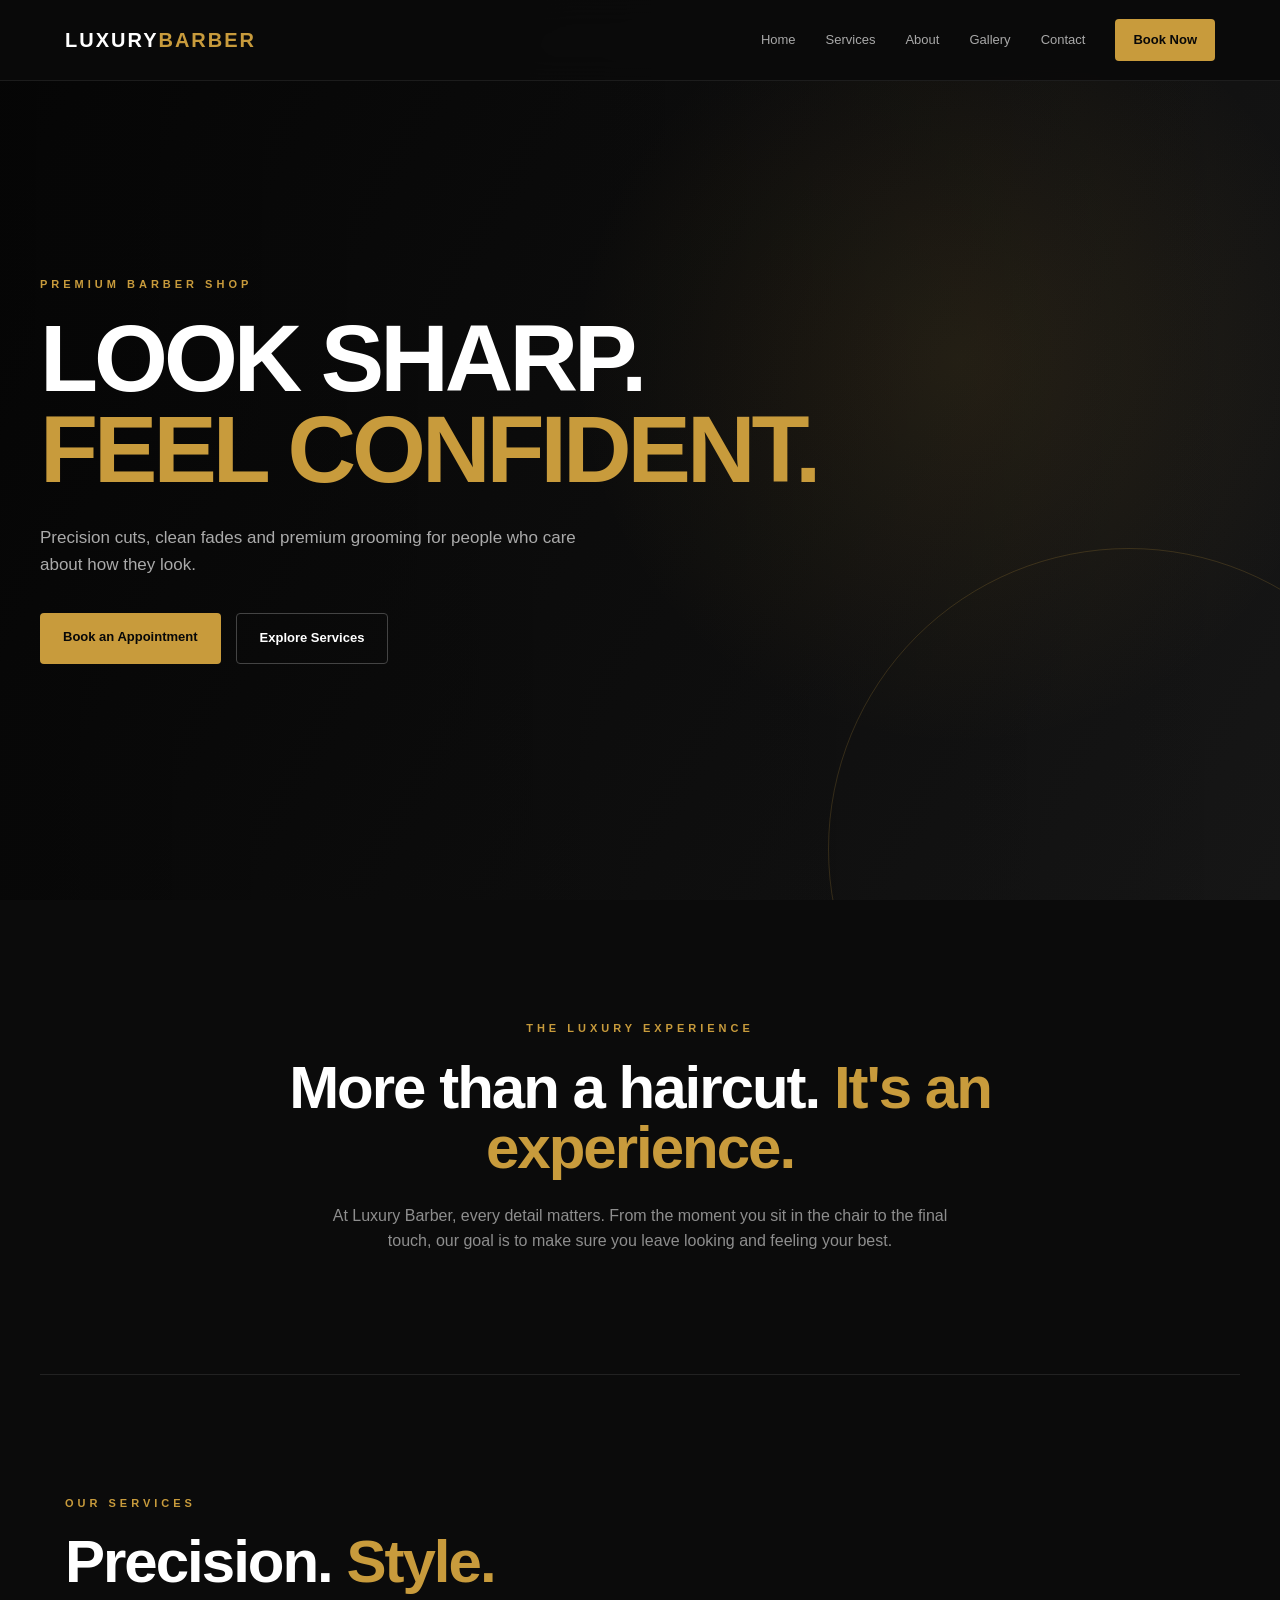
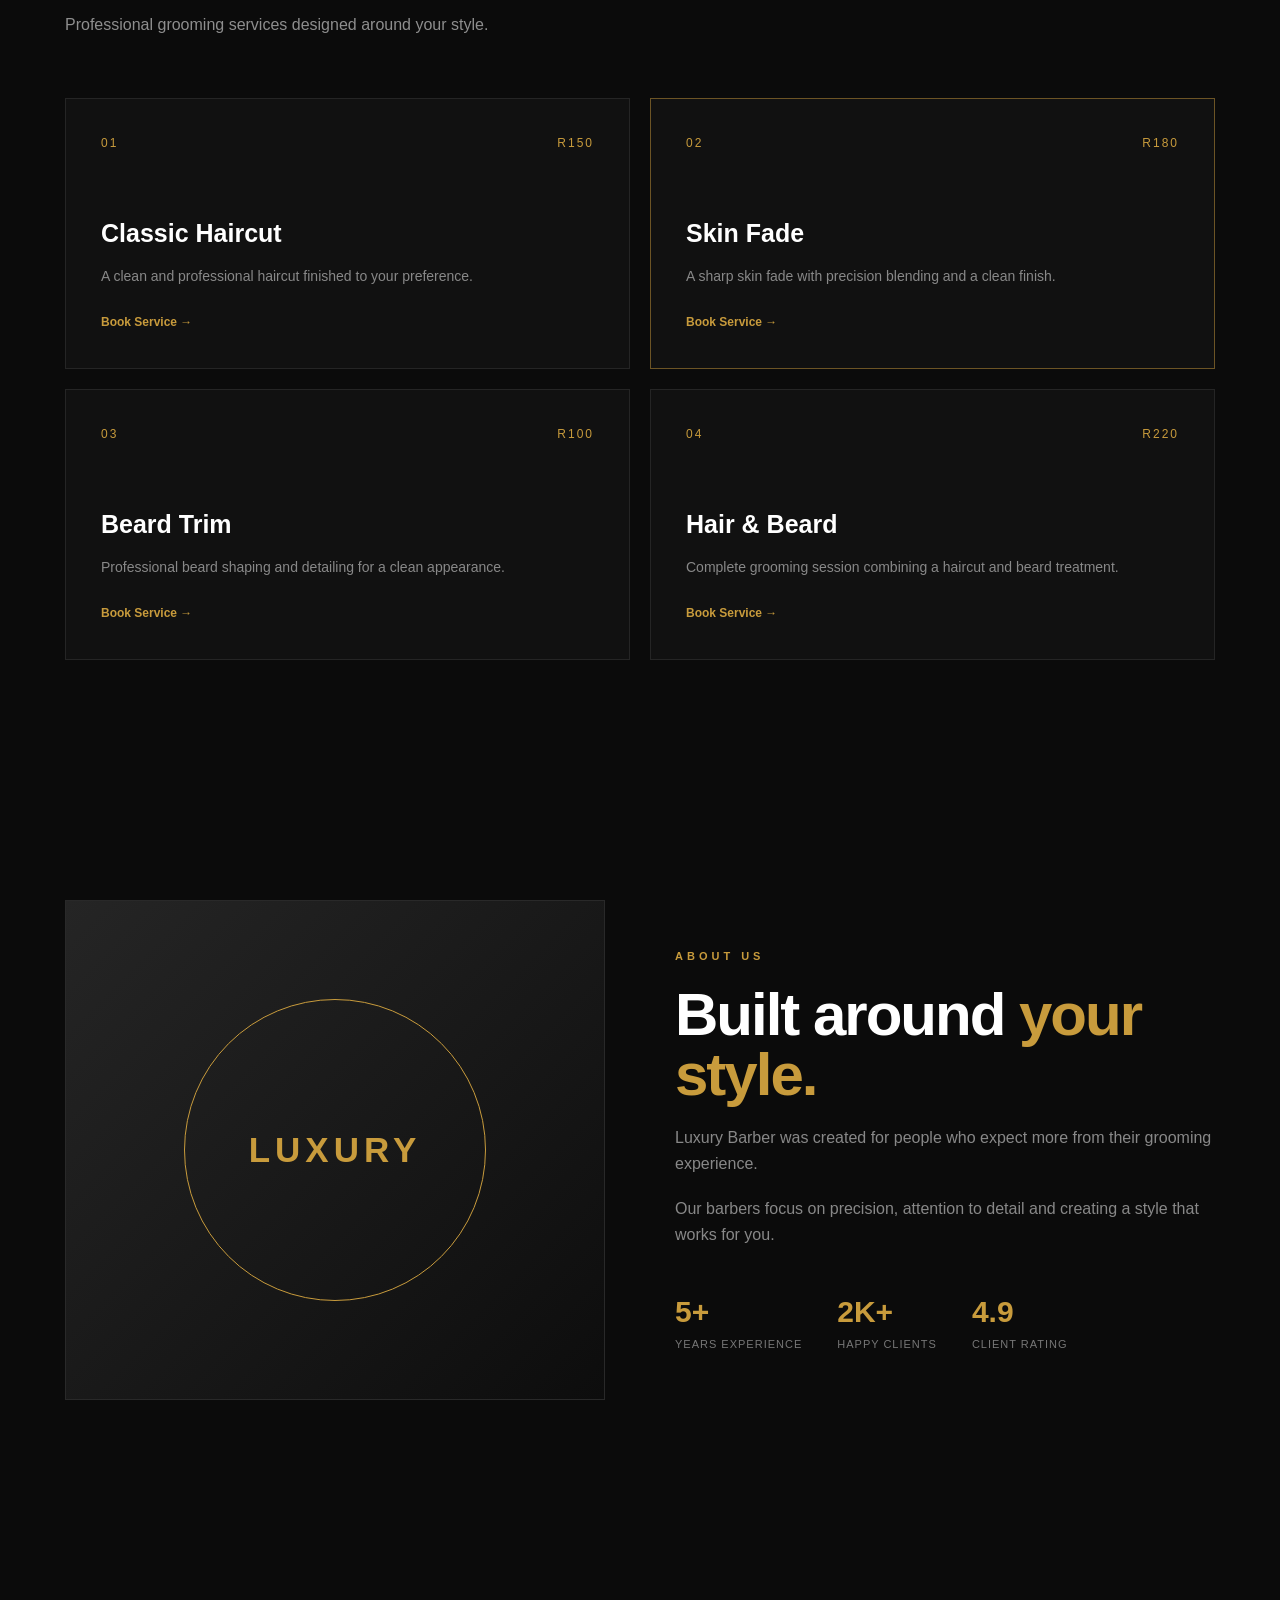
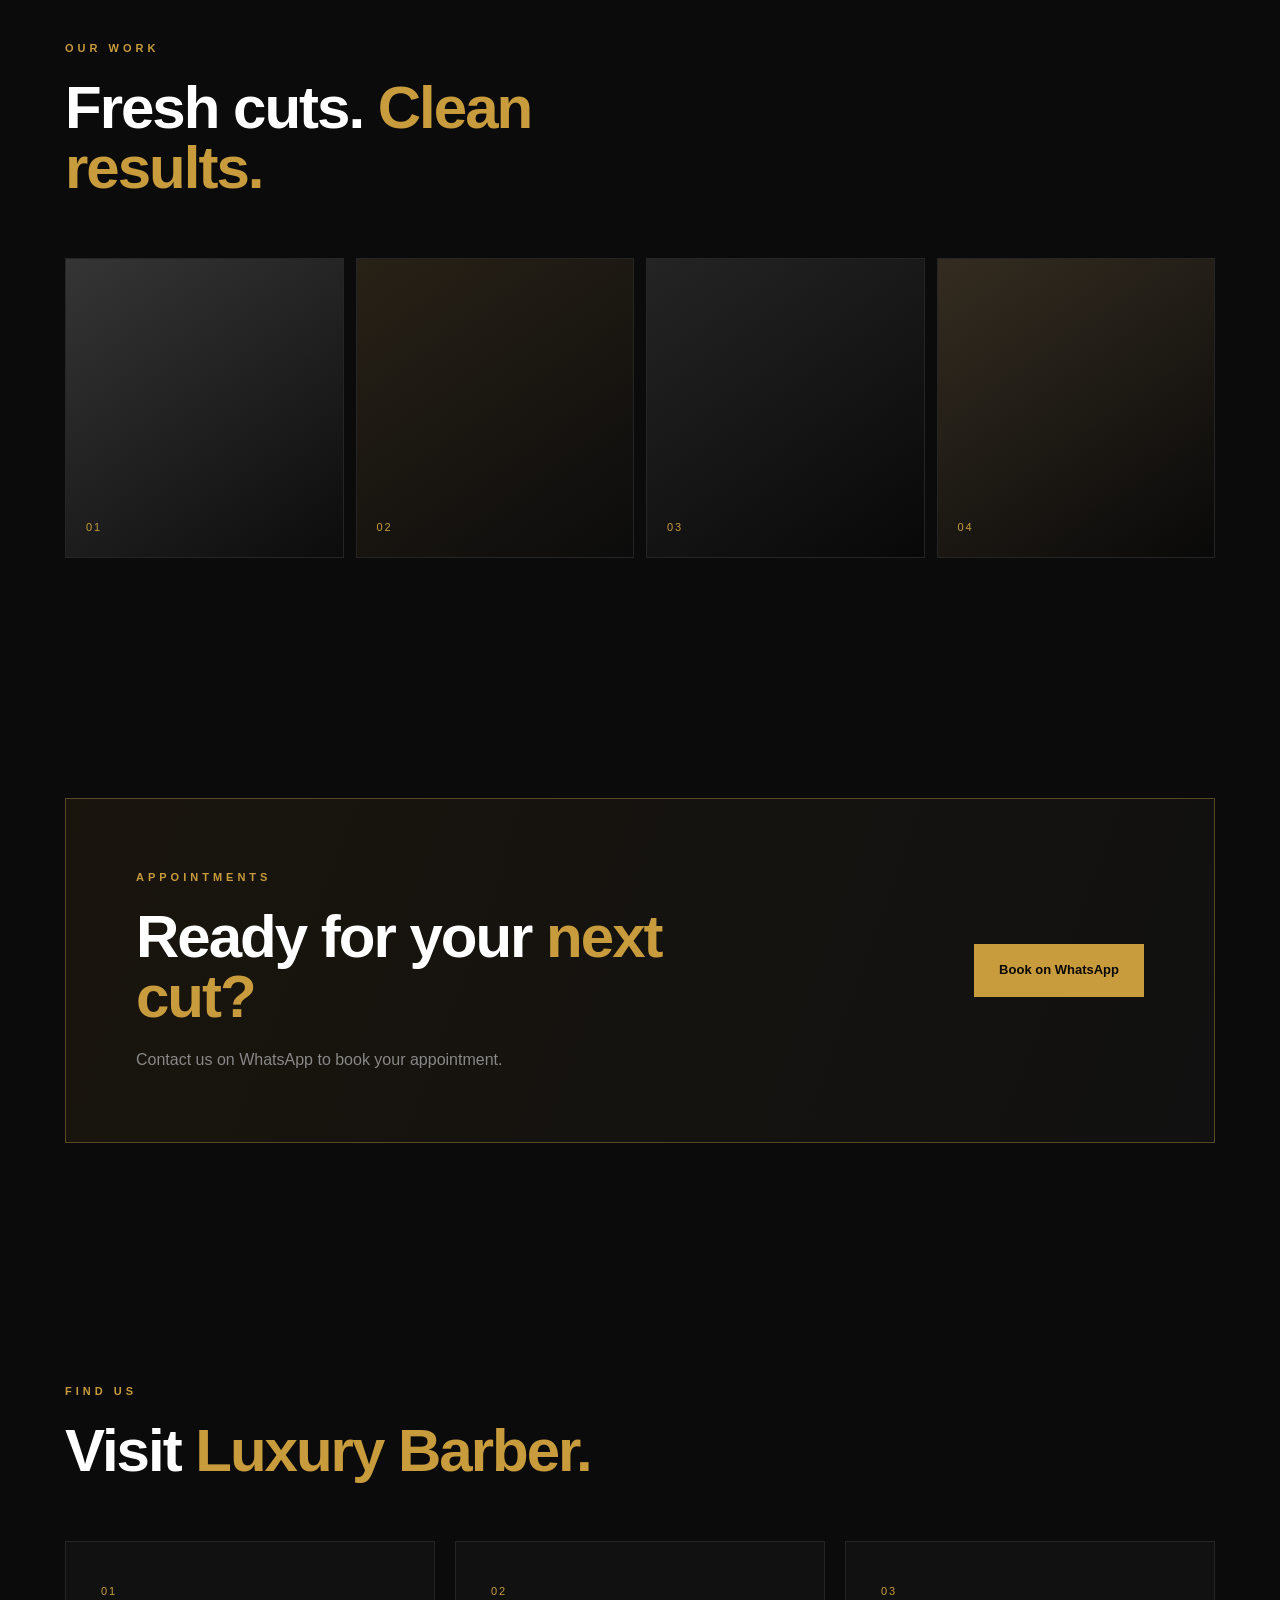
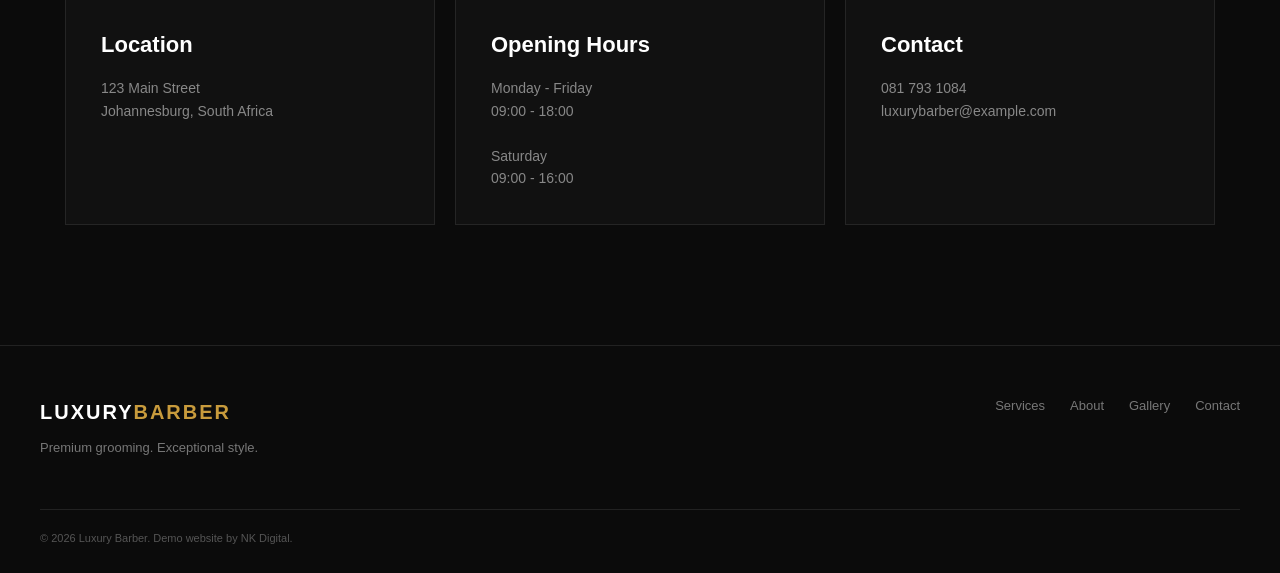
<file: NK-Digital/Projects/Luxury-Barber/index.html>
<!DOCTYPE html>
<html lang="en">
<head>
    <meta charset="UTF-8">
    <meta name="viewport" content="width=device-width, initial-scale=1.0">

    <title>Luxury Barber | Premium Grooming</title>

    <meta
        name="description"
        content="Luxury Barber - Premium haircuts, grooming and barber services."
    >

    <link rel="stylesheet" href="style.css">
</head>

<body>

    <!-- NAVIGATION -->

    <header>

        <nav class="navbar">

            <a href="#home" class="logo">
                LUXURY<span>BARBER</span>
            </a>

            <div class="nav-links">

                <a href="#home">Home</a>
                <a href="#services">Services</a>
                <a href="#about">About</a>
                <a href="#gallery">Gallery</a>
                <a href="#contact">Contact</a>

                <a href="#booking" class="nav-button">
                    Book Now
                </a>

            </div>

            <button
                class="menu-button"
                onclick="toggleMenu()"
                aria-label="Open navigation"
            >
                ☰
            </button>

        </nav>

    </header>


    <!-- HERO -->

    <main>

        <section id="home" class="hero">

            <div class="hero-overlay"></div>

            <div class="hero-content">

                <p class="hero-small">
                    PREMIUM BARBER SHOP
                </p>

                <h1>
                    LOOK SHARP.
                    <br>
                    <span>FEEL CONFIDENT.</span>
                </h1>

                <p class="hero-description">
                    Precision cuts, clean fades and premium grooming
                    for people who care about how they look.
                </p>

                <div class="hero-buttons">

                    <a
                        href="#booking"
                        class="primary-button"
                    >
                        Book an Appointment
                    </a>

                    <a
                        href="#services"
                        class="secondary-button"
                    >
                        Explore Services
                    </a>

                </div>

            </div>

        </section>


        <!-- INTRO -->

        <section class="intro section">

            <div class="intro-content">

                <p class="section-label">
                    THE LUXURY EXPERIENCE
                </p>

                <h2>
                    More than a haircut.
                    <span>It's an experience.</span>
                </h2>

                <p>
                    At Luxury Barber, every detail matters.
                    From the moment you sit in the chair to
                    the final touch, our goal is to make sure
                    you leave looking and feeling your best.
                </p>

            </div>

        </section>


        <!-- SERVICES -->

        <section id="services" class="services section">

            <div class="section-heading">

                <p class="section-label">
                    OUR SERVICES
                </p>

                <h2>
                    Precision.
                    <span>Style.</span>
                </h2>

                <p>
                    Professional grooming services designed
                    around your style.
                </p>

            </div>


            <div class="services-grid">


                <div class="service-card">

                    <div class="service-top">
                        <span>01</span>
                        <span>R150</span>
                    </div>

                    <h3>
                        Classic Haircut
                    </h3>

                    <p>
                        A clean and professional haircut
                        finished to your preference.
                    </p>

                    <a href="#booking">
                        Book Service →
                    </a>

                </div>


                <div class="service-card featured-service">

                    <div class="service-top">
                        <span>02</span>
                        <span>R180</span>
                    </div>

                    <h3>
                        Skin Fade
                    </h3>

                    <p>
                        A sharp skin fade with precision
                        blending and a clean finish.
                    </p>

                    <a href="#booking">
                        Book Service →
                    </a>

                </div>


                <div class="service-card">

                    <div class="service-top">
                        <span>03</span>
                        <span>R100</span>
                    </div>

                    <h3>
                        Beard Trim
                    </h3>

                    <p>
                        Professional beard shaping and
                        detailing for a clean appearance.
                    </p>

                    <a href="#booking">
                        Book Service →
                    </a>

                </div>


                <div class="service-card">

                    <div class="service-top">
                        <span>04</span>
                        <span>R220</span>
                    </div>

                    <h3>
                        Hair & Beard
                    </h3>

                    <p>
                        Complete grooming session combining
                        a haircut and beard treatment.
                    </p>

                    <a href="#booking">
                        Book Service →
                    </a>

                </div>

            </div>

        </section>


        <!-- ABOUT -->

        <section id="about" class="about section">

            <div class="about-image">

                <div class="about-image-text">
                    LUXURY
                </div>

            </div>


            <div class="about-content">

                <p class="section-label">
                    ABOUT US
                </p>

                <h2>
                    Built around
                    <span>your style.</span>
                </h2>

                <p>
                    Luxury Barber was created for people who
                    expect more from their grooming experience.
                </p>

                <p>
                    Our barbers focus on precision, attention
                    to detail and creating a style that works
                    for you.
                </p>

                <div class="stats">

                    <div>
                        <strong>5+</strong>
                        <span>Years Experience</span>
                    </div>

                    <div>
                        <strong>2K+</strong>
                        <span>Happy Clients</span>
                    </div>

                    <div>
                        <strong>4.9</strong>
                        <span>Client Rating</span>
                    </div>

                </div>

            </div>

        </section>


        <!-- GALLERY -->

        <section id="gallery" class="gallery section">

            <div class="section-heading">

                <p class="section-label">
                    OUR WORK
                </p>

                <h2>
                    Fresh cuts.
                    <span>Clean results.</span>
                </h2>

            </div>


            <div class="gallery-grid">

                <div class="gallery-item gallery-one">
                    <span>01</span>
                </div>

                <div class="gallery-item gallery-two">
                    <span>02</span>
                </div>

                <div class="gallery-item gallery-three">
                    <span>03</span>
                </div>

                <div class="gallery-item gallery-four">
                    <span>04</span>
                </div>

            </div>

        </section>


        <!-- BOOKING -->

        <section id="booking" class="booking section">

            <div class="booking-box">

                <div>

                    <p class="section-label">
                        APPOINTMENTS
                    </p>

                    <h2>
                        Ready for your
                        <span>next cut?</span>
                    </h2>

                    <p>
                        Contact us on WhatsApp to book your
                        appointment.
                    </p>

                </div>


                <a
                    href="https://wa.me/27000000000"
                    target="_blank"
                    rel="noopener noreferrer"
                    class="booking-button"
                >
                    Book on WhatsApp
                </a>

            </div>

        </section>


        <!-- CONTACT -->

        <section id="contact" class="contact section">

            <div class="section-heading">

                <p class="section-label">
                    FIND US
                </p>

                <h2>
                    Visit
                    <span>Luxury Barber.</span>
                </h2>

            </div>


            <div class="contact-grid">


                <div class="contact-card">

                    <span class="contact-number">
                        01
                    </span>

                    <h3>
                        Location
                    </h3>

                    <p>
                        123 Main Street
                        <br>
                        Johannesburg, South Africa
                    </p>

                </div>


                <div class="contact-card">

                    <span class="contact-number">
                        02
                    </span>

                    <h3>
                        Opening Hours
                    </h3>

                    <p>
                        Monday - Friday
                        <br>
                        09:00 - 18:00
                        <br><br>
                        Saturday
                        <br>
                        09:00 - 16:00
                    </p>

                </div>


                <div class="contact-card">

                    <span class="contact-number">
                        03
                    </span>

                    <h3>
                        Contact
                    </h3>

                    <p>
                        081 793 1084
                        <br>
                        luxurybarber@example.com
                    </p>

                </div>

            </div>

        </section>

    </main>


    <!-- FOOTER -->

    <footer>

        <div class="footer-content">

            <div>

                <a href="#home" class="logo">
                    LUXURY<span>BARBER</span>
                </a>

                <p>
                    Premium grooming. Exceptional style.
                </p>

            </div>


            <div class="footer-links">

                <a href="#services">
                    Services
                </a>

                <a href="#about">
                    About
                </a>

                <a href="#gallery">
                    Gallery
                </a>

                <a href="#contact">
                    Contact
                </a>

            </div>

        </div>


        <div class="copyright">
            © 2026 Luxury Barber. Demo website by NK Digital.
        </div>

    </footer>


    <script src="script.js"></script>

</body>
</html>
</file>
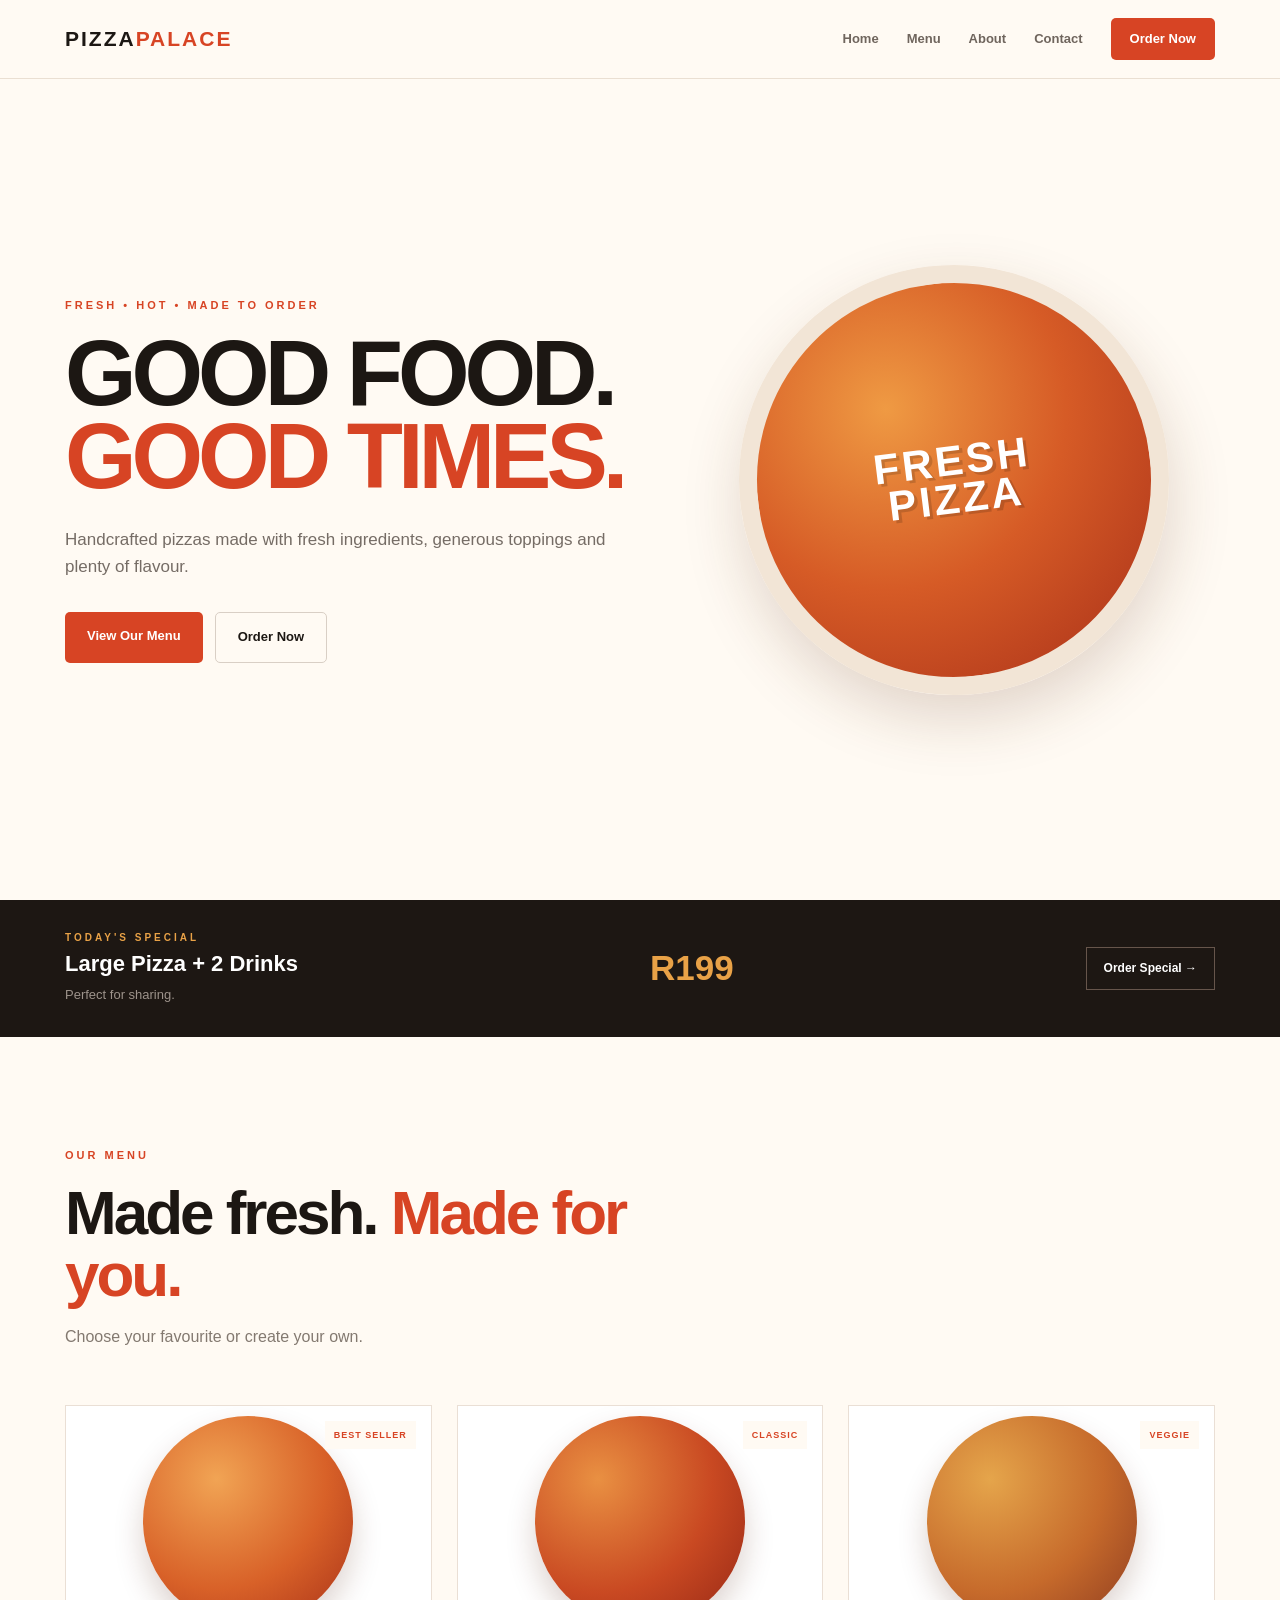
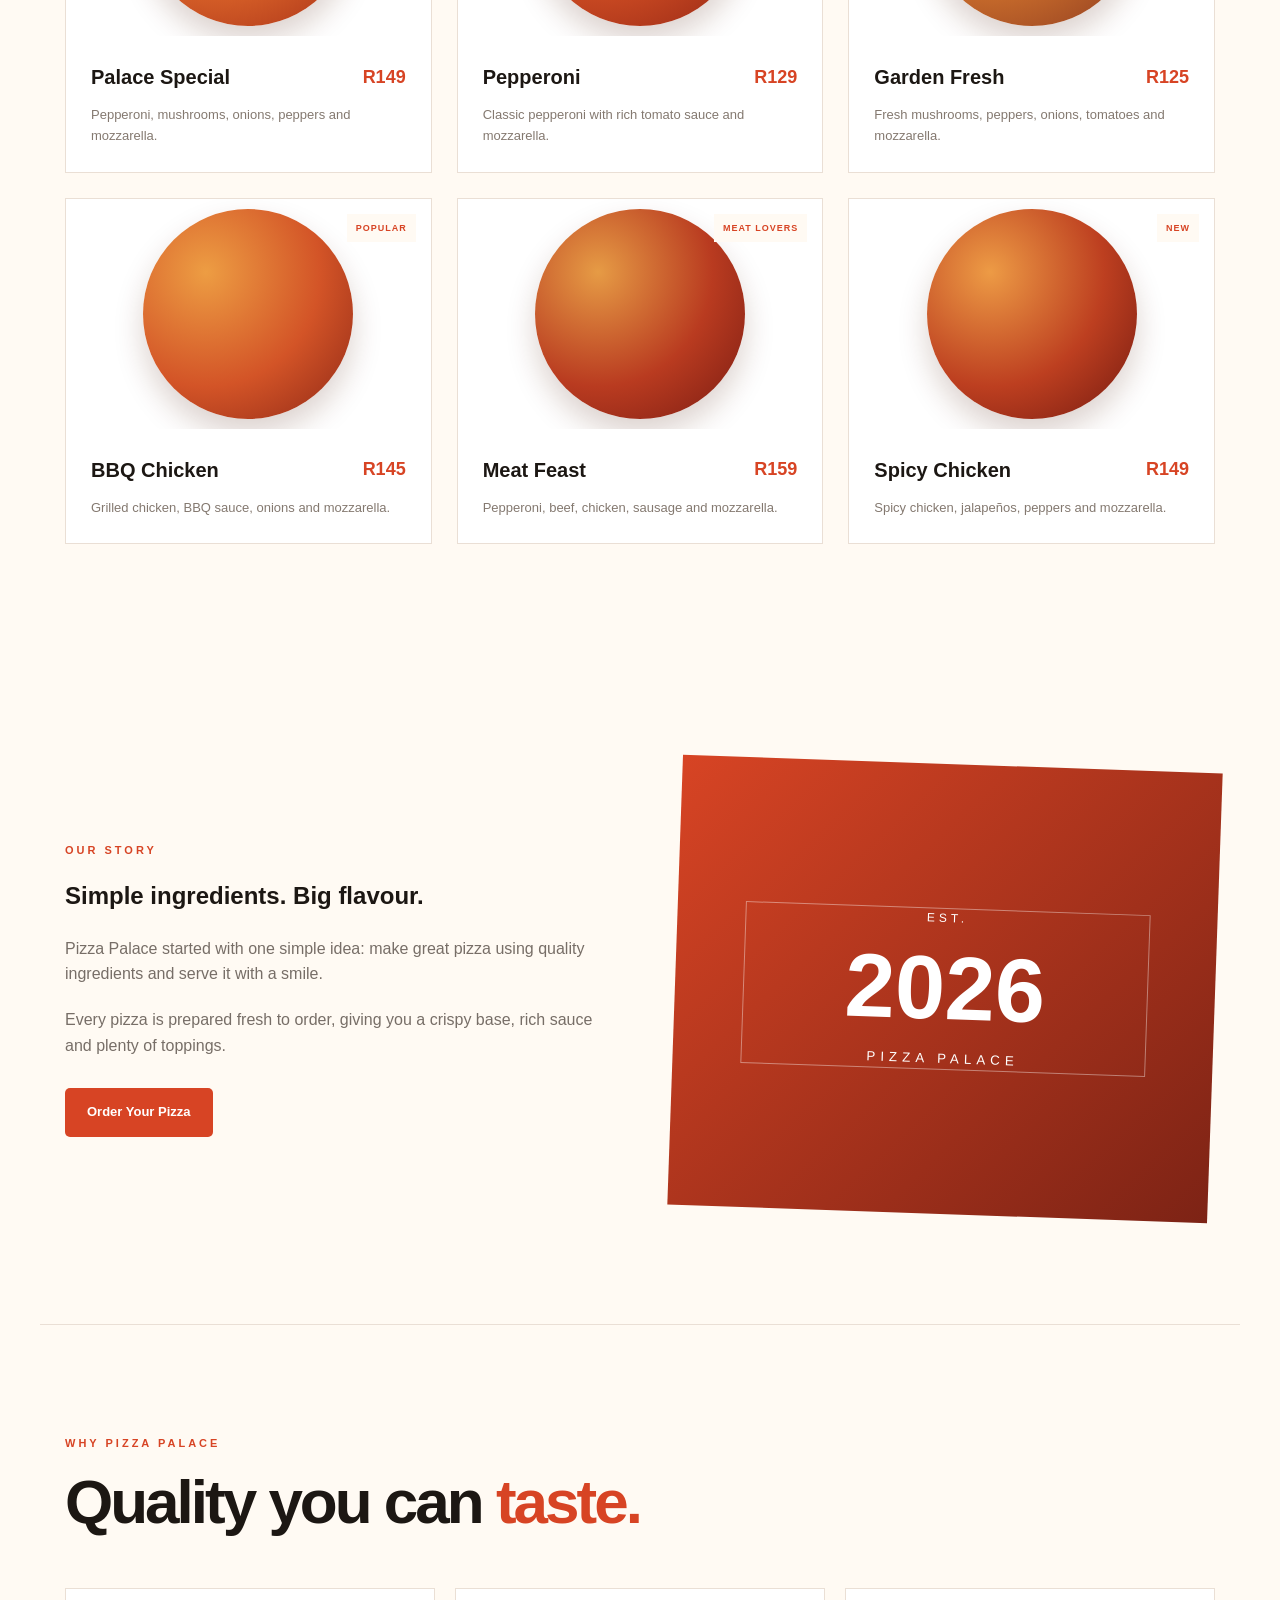
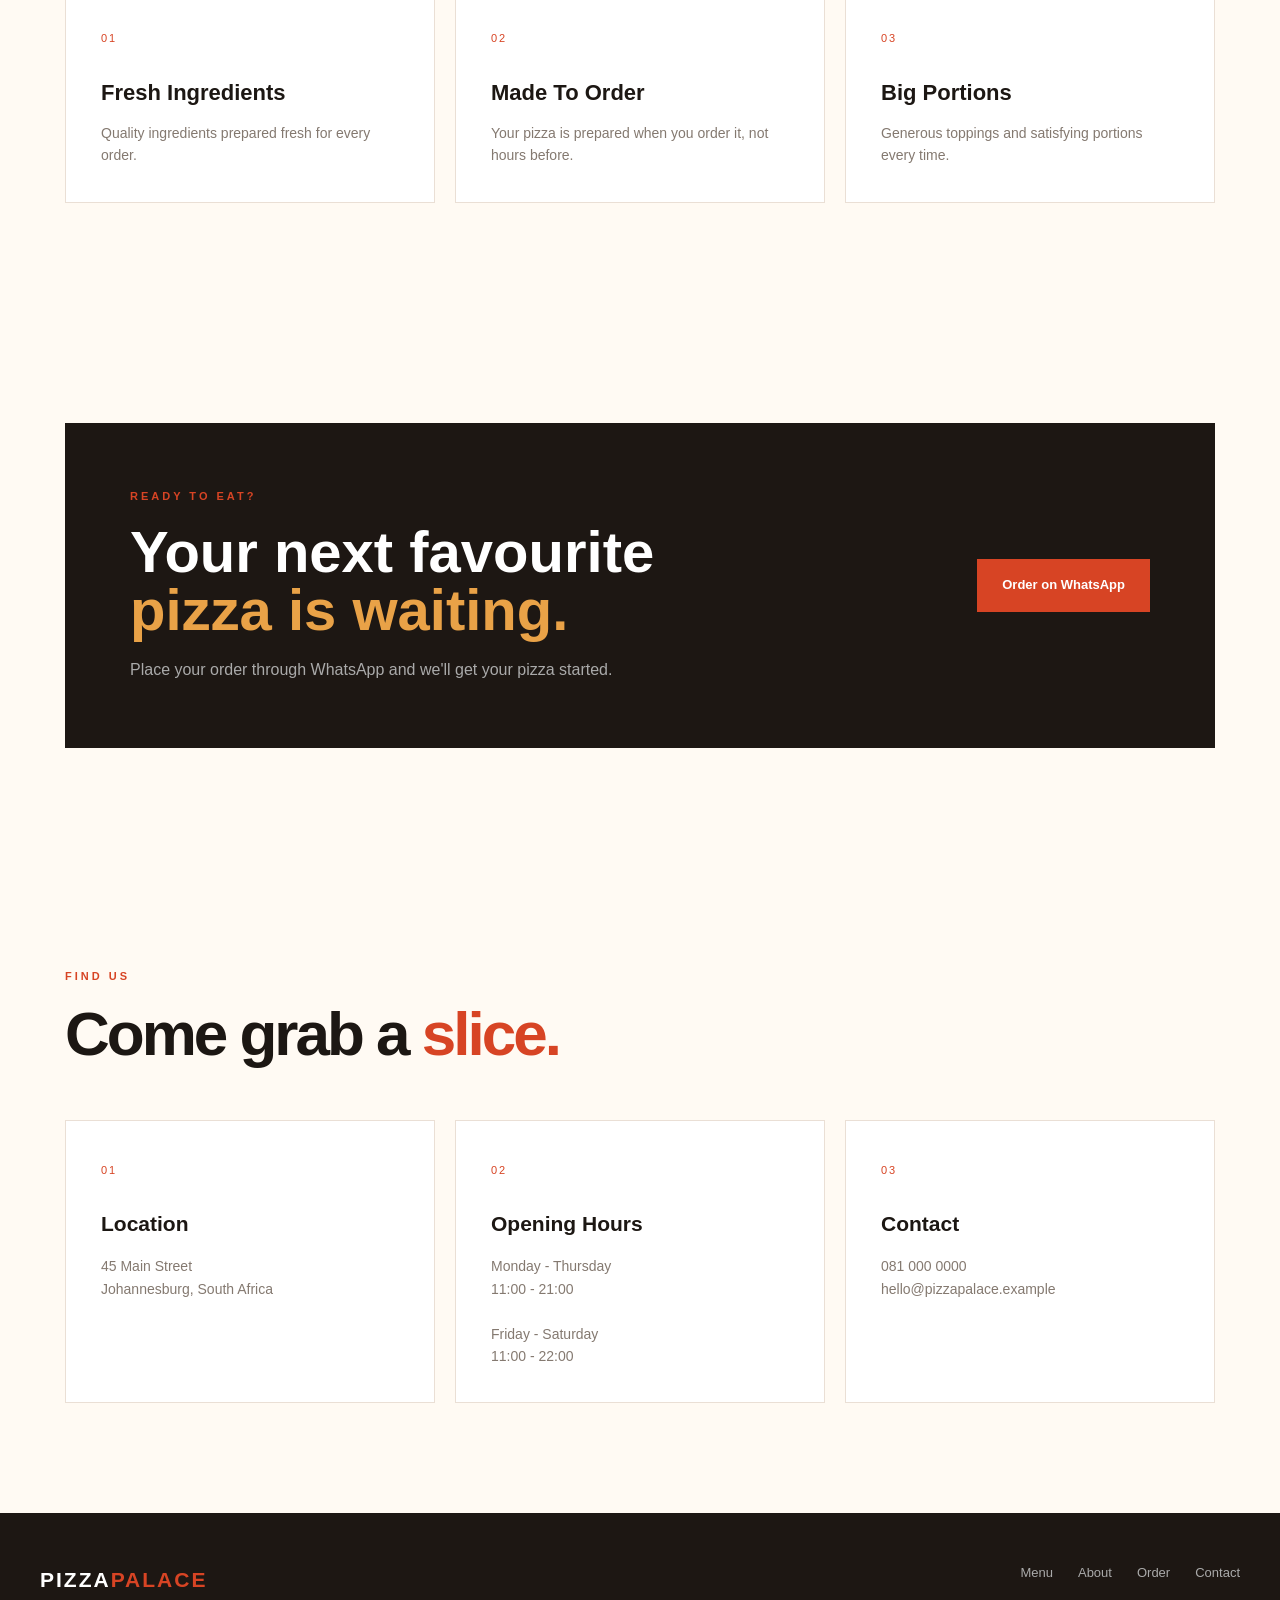
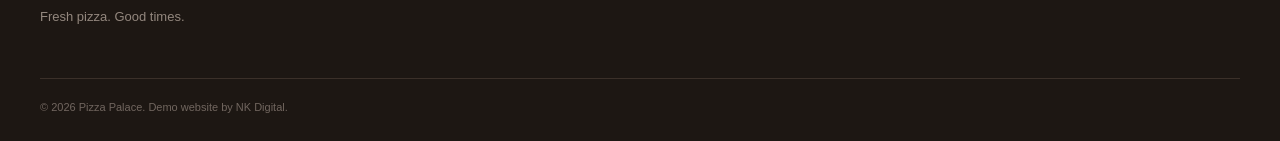
<file: NK-Digital/Projects/Pizza-Palace/index.html>
<!DOCTYPE html>
<html lang="en">
<head>
    <meta charset="UTF-8">
    <meta name="viewport" content="width=device-width, initial-scale=1.0">

    <title>Pizza Palace | Fresh Pizza, Made Right</title>

    <meta
        name="description"
        content="Pizza Palace serves fresh, delicious pizza made with quality ingredients."
    >

    <link rel="stylesheet" href="style.css">
</head>

<body>

    <!-- NAVIGATION -->

    <header>

        <nav class="navbar">

            <a href="#home" class="logo">
                PIZZA<span>PALACE</span>
            </a>

            <div class="nav-links">

                <a href="#home">Home</a>
                <a href="#menu">Menu</a>
                <a href="#about">About</a>
                <a href="#contact">Contact</a>

                <a href="#order" class="nav-button">
                    Order Now
                </a>

            </div>

            <button
                class="menu-button"
                onclick="toggleMenu()"
                aria-label="Open menu"
            >
                ☰
            </button>

        </nav>

    </header>


    <!-- HERO -->

    <main>

        <section id="home" class="hero">

            <div class="hero-content">

                <p class="hero-label">
                    FRESH • HOT • MADE TO ORDER
                </p>

                <h1>
                    GOOD FOOD.
                    <br>
                    <span>GOOD TIMES.</span>
                </h1>

                <p>
                    Handcrafted pizzas made with fresh ingredients,
                    generous toppings and plenty of flavour.
                </p>

                <div class="hero-buttons">

                    <a
                        href="#menu"
                        class="primary-button"
                    >
                        View Our Menu
                    </a>

                    <a
                        href="#order"
                        class="secondary-button"
                    >
                        Order Now
                    </a>

                </div>

            </div>

            <div class="hero-pizza">

                <div class="pizza-circle">

                    <div class="pizza-text">
                        FRESH<br>
                        PIZZA
                    </div>

                </div>

            </div>

        </section>


        <!-- SPECIAL OFFER -->

        <section class="offer">

            <div>

                <p>
                    TODAY'S SPECIAL
                </p>

                <h2>
                    Large Pizza + 2 Drinks
                </h2>

                <span>
                    Perfect for sharing.
                </span>

            </div>

            <strong>
                R199
            </strong>

            <a href="#order">
                Order Special →
            </a>

        </section>


        <!-- MENU -->

        <section id="menu" class="section">

            <div class="section-heading">

                <p class="section-label">
                    OUR MENU
                </p>

                <h2>
                    Made fresh.
                    <span>Made for you.</span>
                </h2>

                <p>
                    Choose your favourite or create your own.
                </p>

            </div>


            <div class="menu-grid">

                <!-- PIZZA -->

                <div class="menu-card">

                    <div class="food-image pizza-one">
                        <span>BEST SELLER</span>
                    </div>

                    <div class="food-info">

                        <div class="food-title">

                            <h3>
                                Palace Special
                            </h3>

                            <strong>
                                R149
                            </strong>

                        </div>

                        <p>
                            Pepperoni, mushrooms, onions,
                            peppers and mozzarella.
                        </p>

                    </div>

                </div>


                <div class="menu-card">

                    <div class="food-image pizza-two">
                        <span>CLASSIC</span>
                    </div>

                    <div class="food-info">

                        <div class="food-title">

                            <h3>
                                Pepperoni
                            </h3>

                            <strong>
                                R129
                            </strong>

                        </div>

                        <p>
                            Classic pepperoni with rich tomato
                            sauce and mozzarella.
                        </p>

                    </div>

                </div>


                <div class="menu-card">

                    <div class="food-image pizza-three">
                        <span>VEGGIE</span>
                    </div>

                    <div class="food-info">

                        <div class="food-title">

                            <h3>
                                Garden Fresh
                            </h3>

                            <strong>
                                R125
                            </strong>

                        </div>

                        <p>
                            Fresh mushrooms, peppers, onions,
                            tomatoes and mozzarella.
                        </p>

                    </div>

                </div>


                <div class="menu-card">

                    <div class="food-image pizza-four">
                        <span>POPULAR</span>
                    </div>

                    <div class="food-info">

                        <div class="food-title">

                            <h3>
                                BBQ Chicken
                            </h3>

                            <strong>
                                R145
                            </strong>

                        </div>

                        <p>
                            Grilled chicken, BBQ sauce,
                            onions and mozzarella.
                        </p>

                    </div>

                </div>


                <div class="menu-card">

                    <div class="food-image pizza-five">
                        <span>MEAT LOVERS</span>
                    </div>

                    <div class="food-info">

                        <div class="food-title">

                            <h3>
                                Meat Feast
                            </h3>

                            <strong>
                                R159
                            </strong>

                        </div>

                        <p>
                            Pepperoni, beef, chicken, sausage
                            and mozzarella.
                        </p>

                    </div>

                </div>


                <div class="menu-card">

                    <div class="food-image pizza-six">
                        <span>NEW</span>
                    </div>

                    <div class="food-info">

                        <div class="food-title">

                            <h3>
                                Spicy Chicken
                            </h3>

                            <strong>
                                R149
                            </strong>

                        </div>

                        <p>
                            Spicy chicken, jalapeños, peppers
                            and mozzarella.
                        </p>

                    </div>

                </div>

            </div>

        </section>


        <!-- ABOUT -->

        <section id="about" class="about section">

            <div class="about-content">

                <p class="section-label">
                    OUR STORY
                </p>

                <h2>
                    Simple ingredients.
                    <span>Big flavour.</span>
                </h2>

                <p>
                    Pizza Palace started with one simple idea:
                    make great pizza using quality ingredients
                    and serve it with a smile.
                </p>

                <p>
                    Every pizza is prepared fresh to order,
                    giving you a crispy base, rich sauce and
                    plenty of toppings.
                </p>

                <a href="#order" class="primary-button">
                    Order Your Pizza
                </a>

            </div>


            <div class="about-card">

                <div class="about-card-inner">

                    <span>
                        EST.
                    </span>

                    <strong>
                        2026
                    </strong>

                    <small>
                        PIZZA PALACE
                    </small>

                </div>

            </div>

        </section>


        <!-- WHY US -->

        <section class="why section">

            <div class="section-heading">

                <p class="section-label">
                    WHY PIZZA PALACE
                </p>

                <h2>
                    Quality you can
                    <span>taste.</span>
                </h2>

            </div>


            <div class="why-grid">

                <div class="why-card">

                    <span>
                        01
                    </span>

                    <h3>
                        Fresh Ingredients
                    </h3>

                    <p>
                        Quality ingredients prepared fresh
                        for every order.
                    </p>

                </div>


                <div class="why-card">

                    <span>
                        02
                    </span>

                    <h3>
                        Made To Order
                    </h3>

                    <p>
                        Your pizza is prepared when you order it,
                        not hours before.
                    </p>

                </div>


                <div class="why-card">

                    <span>
                        03
                    </span>

                    <h3>
                        Big Portions
                    </h3>

                    <p>
                        Generous toppings and satisfying portions
                        every time.
                    </p>

                </div>

            </div>

        </section>


        <!-- ORDER -->

        <section id="order" class="order section">

            <div class="order-box">

                <div>

                    <p class="section-label">
                        READY TO EAT?
                    </p>

                    <h2>
                        Your next favourite
                        <span>pizza is waiting.</span>
                    </h2>

                    <p>
                        Place your order through WhatsApp and
                        we'll get your pizza started.
                    </p>

                </div>

                <a
                    href="https://wa.me/27000000000"
                    target="_blank"
                    rel="noopener noreferrer"
                    class="order-button"
                >
                    Order on WhatsApp
                </a>

            </div>

        </section>


        <!-- CONTACT -->

        <section id="contact" class="contact section">

            <div class="section-heading">

                <p class="section-label">
                    FIND US
                </p>

                <h2>
                    Come grab a
                    <span>slice.</span>
                </h2>

            </div>


            <div class="contact-grid">

                <div class="contact-card">

                    <span>
                        01
                    </span>

                    <h3>
                        Location
                    </h3>

                    <p>
                        45 Main Street
                        <br>
                        Johannesburg, South Africa
                    </p>

                </div>


                <div class="contact-card">

                    <span>
                        02
                    </span>

                    <h3>
                        Opening Hours
                    </h3>

                    <p>
                        Monday - Thursday
                        <br>
                        11:00 - 21:00
                        <br><br>

                        Friday - Saturday
                        <br>
                        11:00 - 22:00
                    </p>

                </div>


                <div class="contact-card">

                    <span>
                        03
                    </span>

                    <h3>
                        Contact
                    </h3>

                    <p>
                        081 000 0000
                        <br>
                        hello@pizzapalace.example
                    </p>

                </div>

            </div>

        </section>

    </main>


    <!-- FOOTER -->

    <footer>

        <div class="footer-content">

            <div>

                <a href="#home" class="logo">
                    PIZZA<span>PALACE</span>
                </a>

                <p>
                    Fresh pizza. Good times.
                </p>

            </div>


            <div class="footer-links">

                <a href="#menu">
                    Menu
                </a>

                <a href="#about">
                    About
                </a>

                <a href="#order">
                    Order
                </a>

                <a href="#contact">
                    Contact
                </a>

            </div>

        </div>


        <div class="copyright">
            © 2026 Pizza Palace. Demo website by NK Digital.
        </div>

    </footer>


    <script src="script.js"></script>

</body>
</html>
</file>
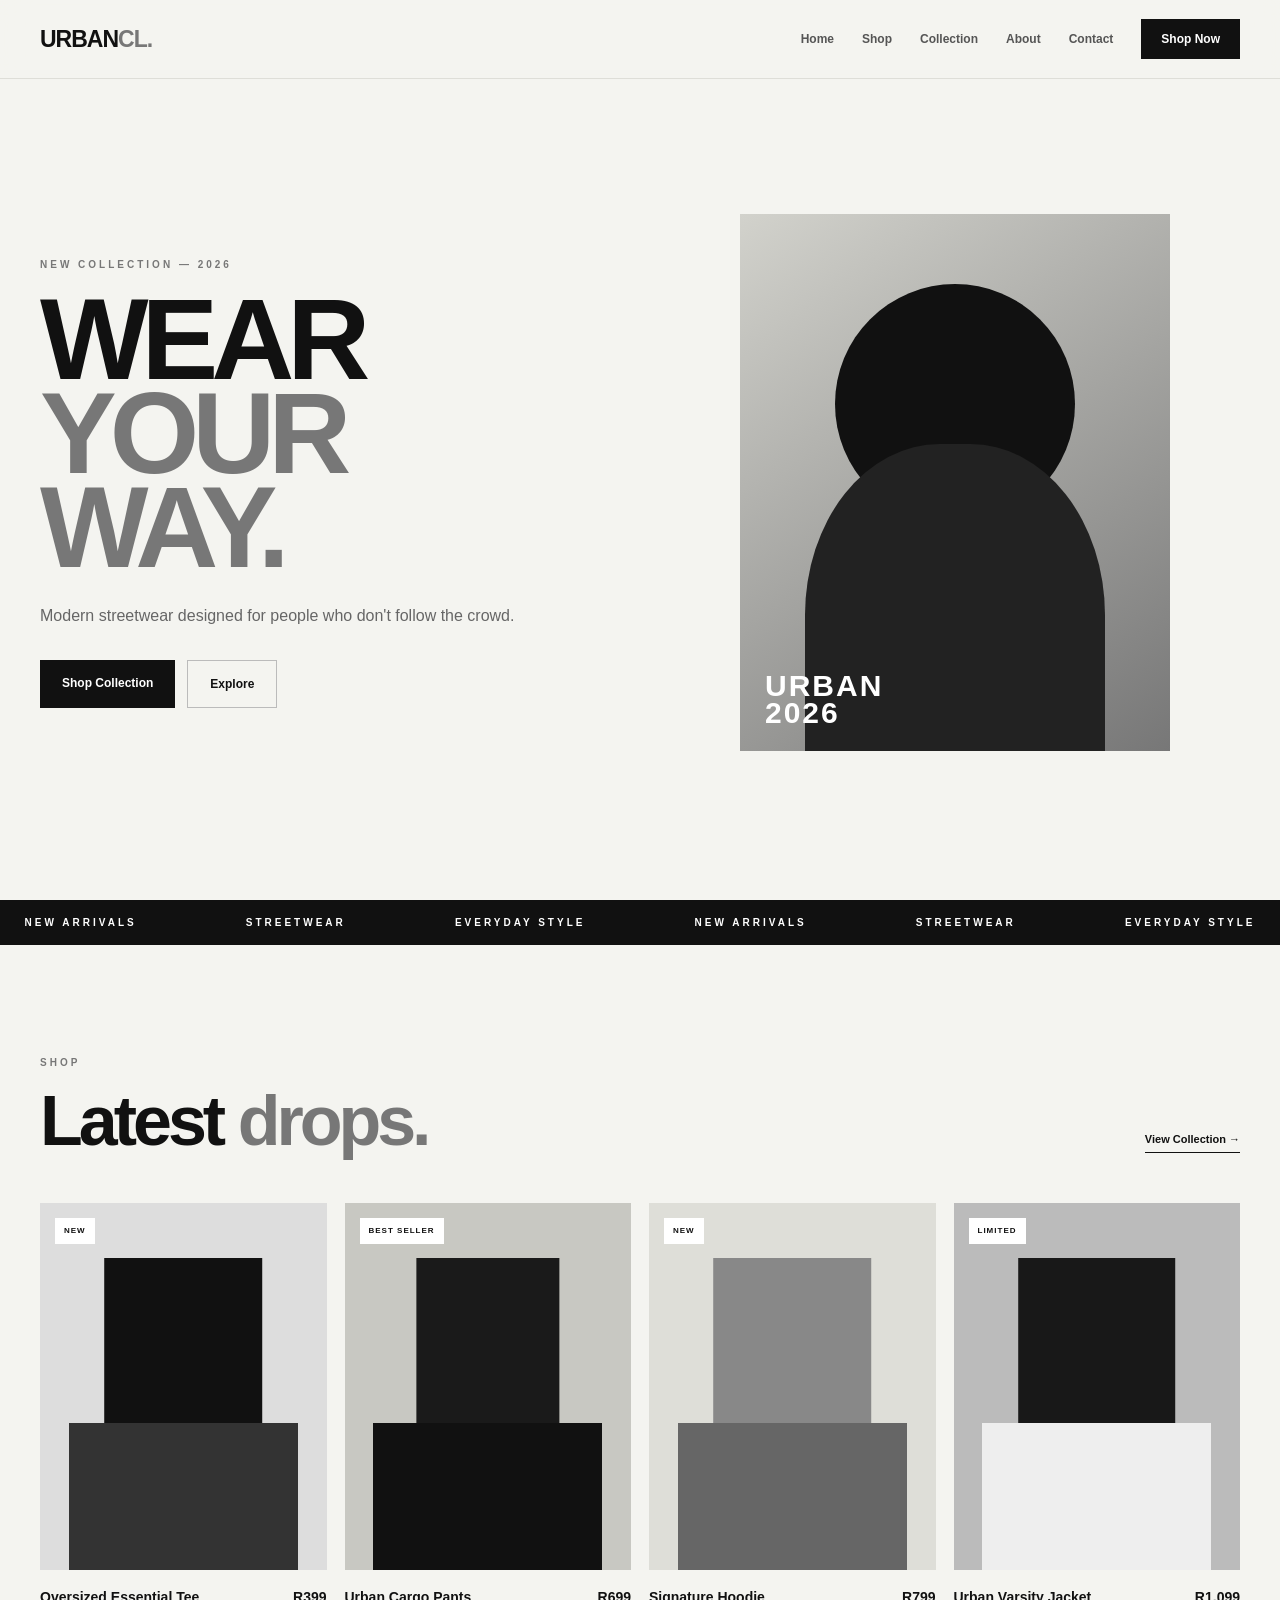
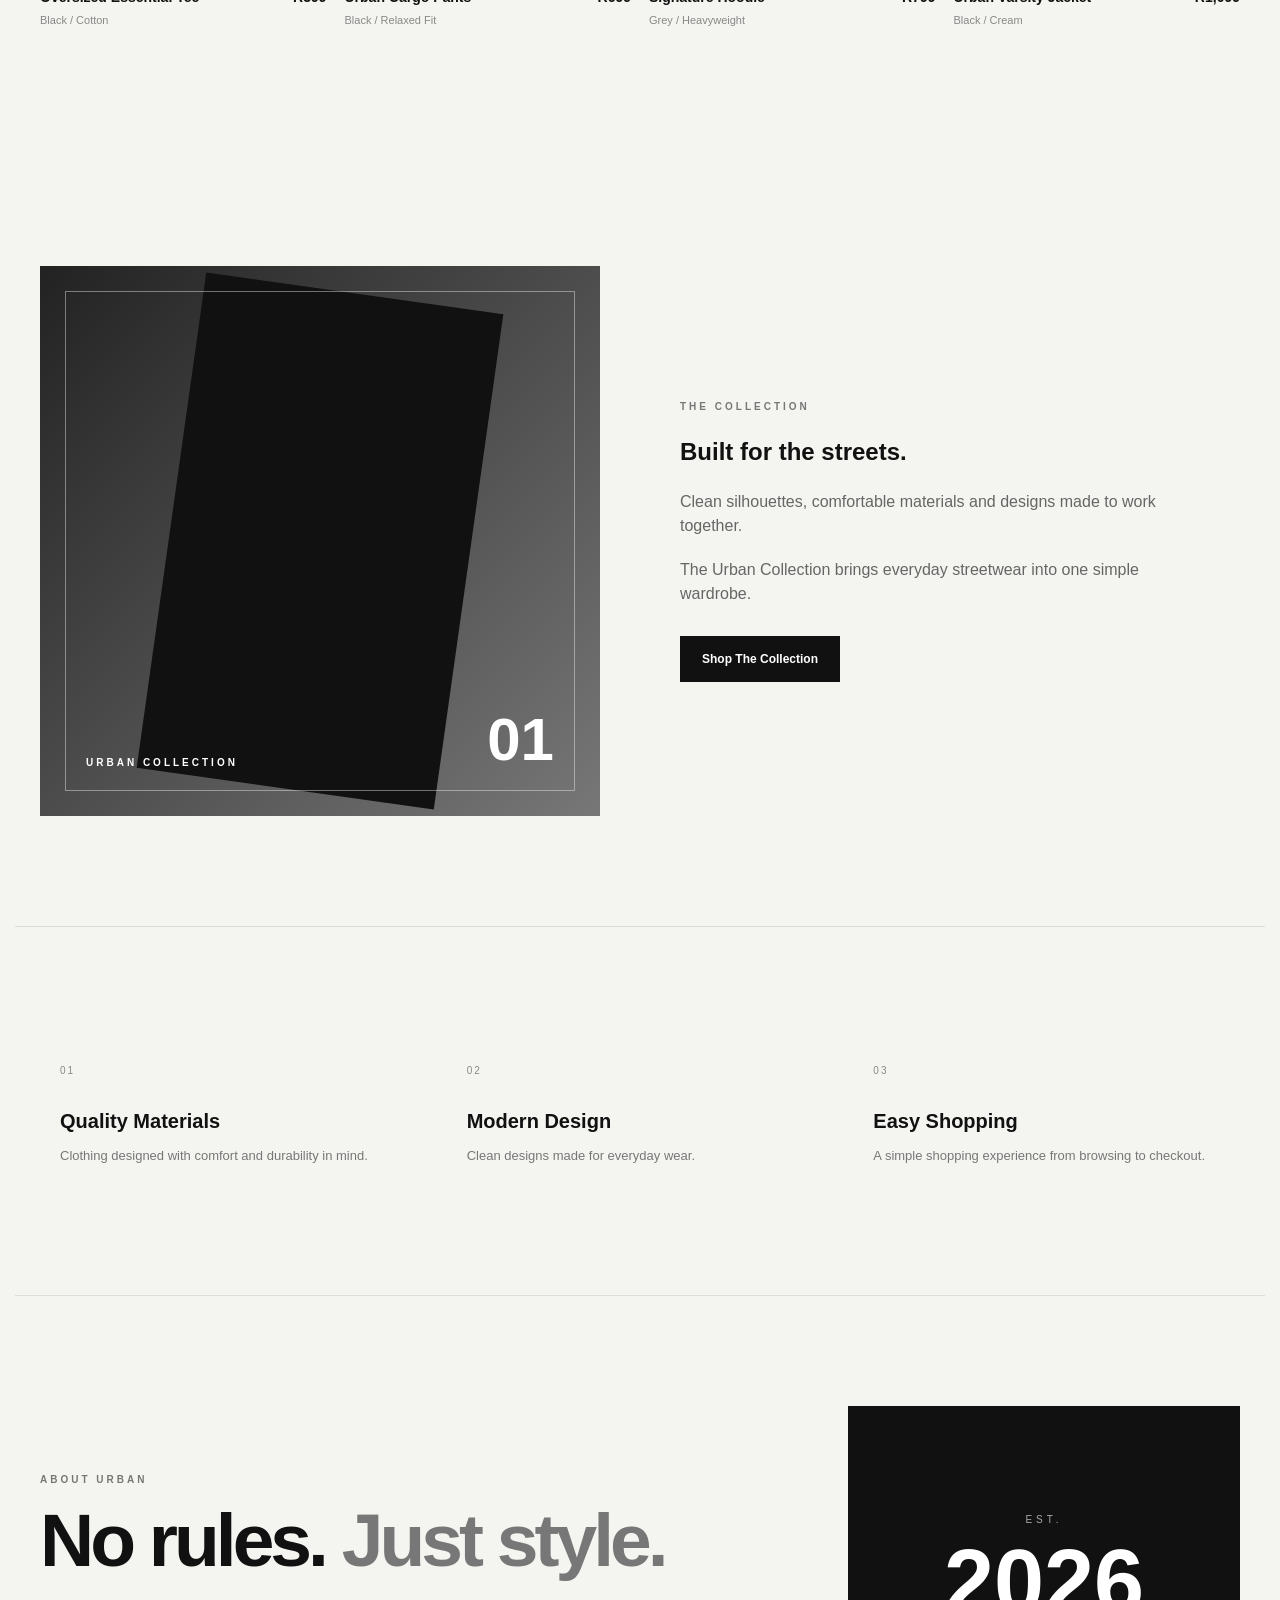
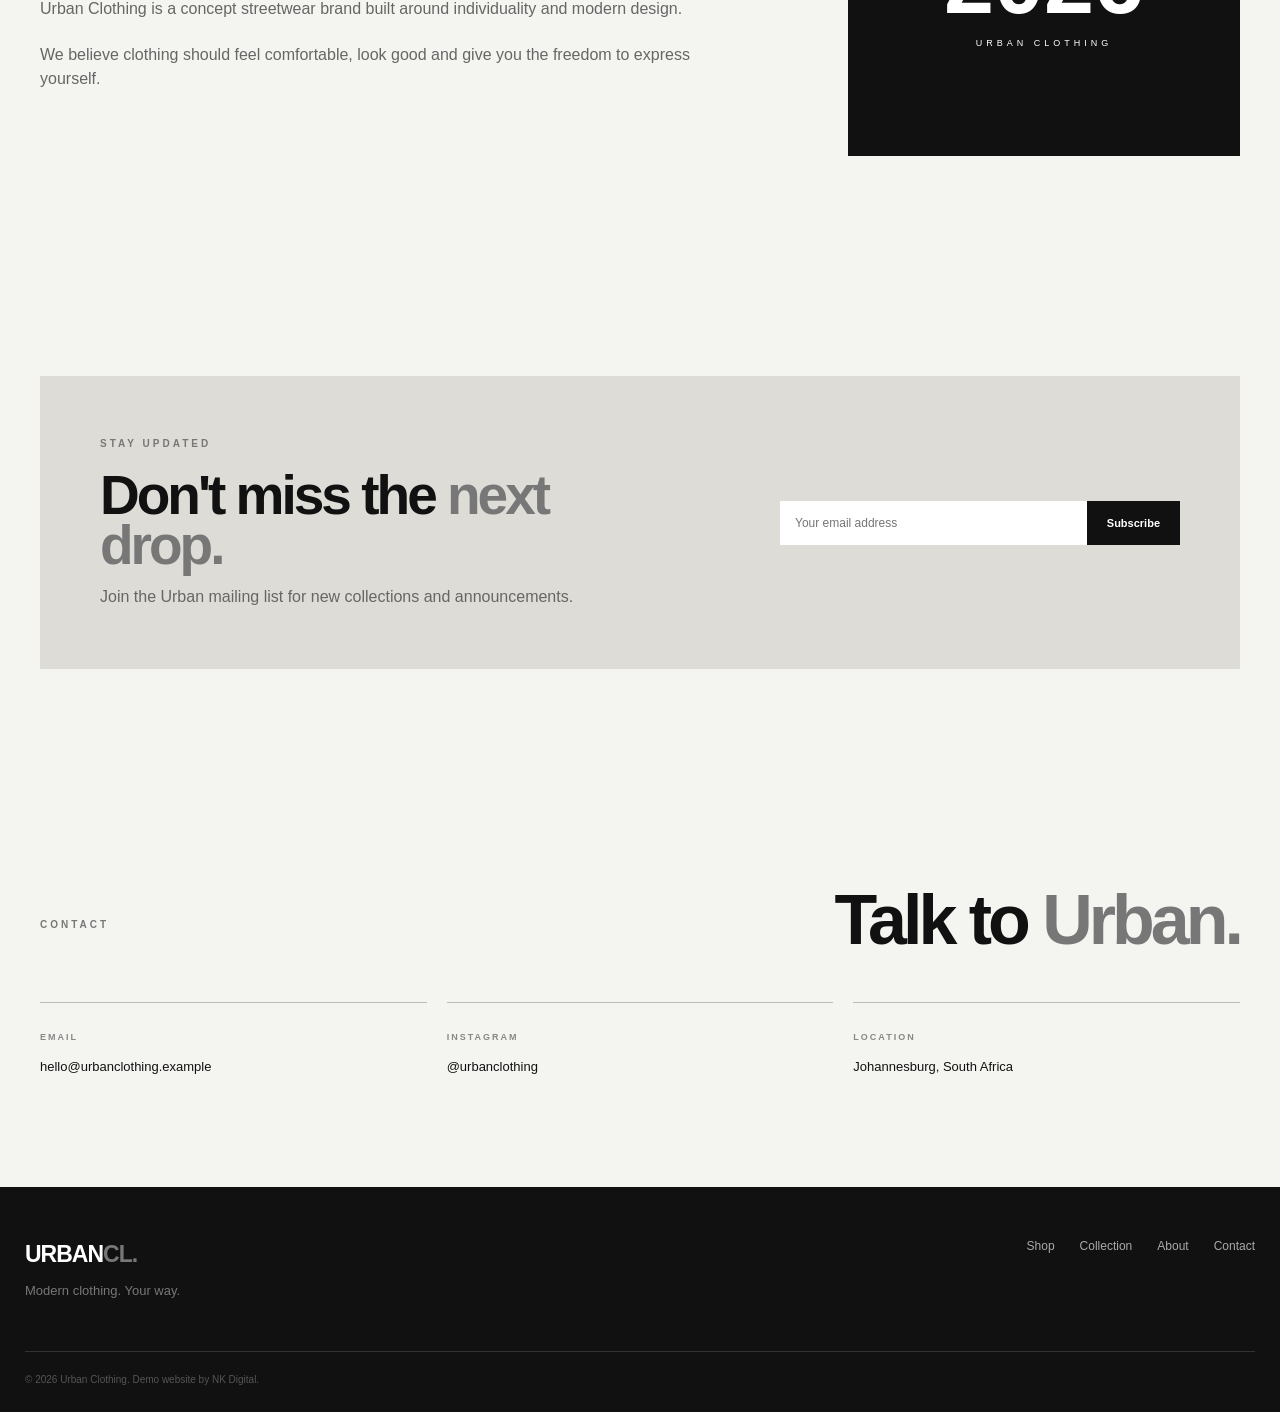
<file: NK-Digital/Projects/Urban-Clothing/index.html>
<!DOCTYPE html>
<html lang="en">
<head>
    <meta charset="UTF-8">
    <meta name="viewport" content="width=device-width, initial-scale=1.0">

    <title>Urban Clothing | Modern Streetwear</title>

    <meta
        name="description"
        content="Urban Clothing — modern streetwear designed for everyday life."
    >

    <link rel="stylesheet" href="style.css">
</head>

<body>

    <!-- NAVIGATION -->

    <header>

        <nav class="navbar">

            <a href="#home" class="logo">
                URBAN<span>CL.</span>
            </a>

            <div class="nav-links">

                <a href="#home">Home</a>
                <a href="#shop">Shop</a>
                <a href="#collection">Collection</a>
                <a href="#about">About</a>
                <a href="#contact">Contact</a>

                <a href="#shop" class="shop-button">
                    Shop Now
                </a>

            </div>

            <button
                class="menu-button"
                onclick="toggleMenu()"
                aria-label="Open navigation"
            >
                ☰
            </button>

        </nav>

    </header>


    <!-- HERO -->

    <main>

        <section id="home" class="hero">

            <div class="hero-content">

                <p class="hero-label">
                    NEW COLLECTION — 2026
                </p>

                <h1>
                    WEAR
                    <br>
                    <span>YOUR WAY.</span>
                </h1>

                <p>
                    Modern streetwear designed for people who
                    don't follow the crowd.
                </p>

                <div class="hero-buttons">

                    <a
                        href="#shop"
                        class="primary-button"
                    >
                        Shop Collection
                    </a>

                    <a
                        href="#collection"
                        class="secondary-button"
                    >
                        Explore
                    </a>

                </div>

            </div>


            <div class="hero-model">

                <div class="model-shape">

                    <div class="model-label">
                        URBAN<br>
                        2026
                    </div>

                </div>

            </div>

        </section>


        <!-- TICKER -->

        <div class="ticker">

            <div class="ticker-content">

                <span>NEW ARRIVALS</span>
                <span>STREETWEAR</span>
                <span>EVERYDAY STYLE</span>
                <span>NEW ARRIVALS</span>
                <span>STREETWEAR</span>
                <span>EVERYDAY STYLE</span>

            </div>

        </div>


        <!-- SHOP -->

        <section id="shop" class="section">

            <div class="section-heading">

                <div>

                    <p class="section-label">
                        SHOP
                    </p>

                    <h2>
                        Latest
                        <span>drops.</span>
                    </h2>

                </div>

                <a href="#collection" class="view-all">
                    View Collection →
                </a>

            </div>


            <div class="product-grid">


                <!-- PRODUCT 1 -->

                <article class="product-card">

                    <div class="product-image product-one">

                        <span class="product-tag">
                            NEW
                        </span>

                        <button
                            class="quick-view"
                            onclick="showProduct('Oversized Essential Tee')"
                        >
                            Quick View
                        </button>

                    </div>

                    <div class="product-info">

                        <div>

                            <h3>
                                Oversized Essential Tee
                            </h3>

                            <p>
                                Black / Cotton
                            </p>

                        </div>

                        <strong>
                            R399
                        </strong>

                    </div>

                </article>


                <!-- PRODUCT 2 -->

                <article class="product-card">

                    <div class="product-image product-two">

                        <span class="product-tag">
                            BEST SELLER
                        </span>

                        <button
                            class="quick-view"
                            onclick="showProduct('Urban Cargo Pants')"
                        >
                            Quick View
                        </button>

                    </div>

                    <div class="product-info">

                        <div>

                            <h3>
                                Urban Cargo Pants
                            </h3>

                            <p>
                                Black / Relaxed Fit
                            </p>

                        </div>

                        <strong>
                            R699
                        </strong>

                    </div>

                </article>


                <!-- PRODUCT 3 -->

                <article class="product-card">

                    <div class="product-image product-three">

                        <span class="product-tag">
                            NEW
                        </span>

                        <button
                            class="quick-view"
                            onclick="showProduct('Signature Hoodie')"
                        >
                            Quick View
                        </button>

                    </div>

                    <div class="product-info">

                        <div>

                            <h3>
                                Signature Hoodie
                            </h3>

                            <p>
                                Grey / Heavyweight
                            </p>

                        </div>

                        <strong>
                            R799
                        </strong>

                    </div>

                </article>


                <!-- PRODUCT 4 -->

                <article class="product-card">

                    <div class="product-image product-four">

                        <span class="product-tag">
                            LIMITED
                        </span>

                        <button
                            class="quick-view"
                            onclick="showProduct('Urban Varsity Jacket')"
                        >
                            Quick View
                        </button>

                    </div>

                    <div class="product-info">

                        <div>

                            <h3>
                                Urban Varsity Jacket
                            </h3>

                            <p>
                                Black / Cream
                            </p>

                        </div>

                        <strong>
                            R1,099
                        </strong>

                    </div>

                </article>

            </div>

        </section>


        <!-- COLLECTION -->

        <section id="collection" class="collection section">

            <div class="collection-image">

                <div class="collection-overlay">

                    <p>
                        URBAN COLLECTION
                    </p>

                    <strong>
                        01
                    </strong>

                </div>

            </div>


            <div class="collection-content">

                <p class="section-label">
                    THE COLLECTION
                </p>

                <h2>
                    Built for
                    <span>the streets.</span>
                </h2>

                <p>
                    Clean silhouettes, comfortable materials and
                    designs made to work together.
                </p>

                <p>
                    The Urban Collection brings everyday
                    streetwear into one simple wardrobe.
                </p>

                <a
                    href="#shop"
                    class="primary-button"
                >
                    Shop The Collection
                </a>

            </div>

        </section>


        <!-- FEATURES -->

        <section class="features section">

            <div class="feature">

                <span>
                    01
                </span>

                <h3>
                    Quality Materials
                </h3>

                <p>
                    Clothing designed with comfort and
                    durability in mind.
                </p>

            </div>


            <div class="feature">

                <span>
                    02
                </span>

                <h3>
                    Modern Design
                </h3>

                <p>
                    Clean designs made for everyday wear.
                </p>

            </div>


            <div class="feature">

                <span>
                    03
                </span>

                <h3>
                    Easy Shopping
                </h3>

                <p>
                    A simple shopping experience from
                    browsing to checkout.
                </p>

            </div>

        </section>


        <!-- ABOUT -->

        <section id="about" class="about section">

            <div class="about-content">

                <p class="section-label">
                    ABOUT URBAN
                </p>

                <h2>
                    No rules.
                    <span>Just style.</span>
                </h2>

                <p>
                    Urban Clothing is a concept streetwear brand
                    built around individuality and modern design.
                </p>

                <p>
                    We believe clothing should feel comfortable,
                    look good and give you the freedom to express
                    yourself.
                </p>

            </div>


            <div class="about-number">

                <span>
                    EST.
                </span>

                <strong>
                    2026
                </strong>

                <small>
                    URBAN CLOTHING
                </small>

            </div>

        </section>


        <!-- NEWSLETTER -->

        <section class="newsletter section">

            <div class="newsletter-box">

                <div>

                    <p class="section-label">
                        STAY UPDATED
                    </p>

                    <h2>
                        Don't miss the
                        <span>next drop.</span>
                    </h2>

                    <p>
                        Join the Urban mailing list for new
                        collections and announcements.
                    </p>

                </div>


                <form
                    class="newsletter-form"
                    onsubmit="subscribe(event)"
                >

                    <input
                        type="email"
                        placeholder="Your email address"
                        required
                    >

                    <button type="submit">
                        Subscribe
                    </button>

                </form>

            </div>

        </section>


        <!-- CONTACT -->

        <section id="contact" class="contact section">

            <div class="section-heading">

                <p class="section-label">
                    CONTACT
                </p>

                <h2>
                    Talk to
                    <span>Urban.</span>
                </h2>

            </div>


            <div class="contact-grid">

                <div>

                    <span>
                        EMAIL
                    </span>

                    <p>
                        hello@urbanclothing.example
                    </p>

                </div>


                <div>

                    <span>
                        INSTAGRAM
                    </span>

                    <p>
                        @urbanclothing
                    </p>

                </div>


                <div>

                    <span>
                        LOCATION
                    </span>

                    <p>
                        Johannesburg, South Africa
                    </p>

                </div>

            </div>

        </section>

    </main>


    <!-- QUICK VIEW MODAL -->

    <div
        id="productModal"
        class="modal"
        onclick="closeModal(event)"
    >

        <div class="modal-box">

            <button
                class="close-button"
                onclick="closeProduct()"
            >
                ×
            </button>

            <p class="section-label">
                PRODUCT
            </p>

            <h2 id="modalTitle">
                Product
            </h2>

            <p>
                This is a demonstration product page for the
                Urban Clothing portfolio project.
            </p>

            <button
                class="modal-button"
                onclick="closeProduct()"
            >
                Continue Shopping
            </button>

        </div>

    </div>


    <!-- FOOTER -->

    <footer>

        <div class="footer-content">

            <div>

                <a href="#home" class="logo">
                    URBAN<span>CL.</span>
                </a>

                <p>
                    Modern clothing. Your way.
                </p>

            </div>


            <div class="footer-links">

                <a href="#shop">
                    Shop
                </a>

                <a href="#collection">
                    Collection
                </a>

                <a href="#about">
                    About
                </a>

                <a href="#contact">
                    Contact
                </a>

            </div>

        </div>


        <div class="copyright">
            © 2026 Urban Clothing. Demo website by NK Digital.
        </div>

    </footer>


    <script src="script.js"></script>

</body>
</html>
</file>
<file: NK-Digital/Projects/Luxury-Barber/style.css>
/* =========================
   RESET
========================= */

* {
    margin: 0;
    padding: 0;
    box-sizing: border-box;
}

html {
    scroll-behavior: smooth;
}

body {
    font-family: Arial, Helvetica, sans-serif;
    background: #0b0b0b;
    color: #ffffff;
    line-height: 1.6;
}

a {
    color: inherit;
    text-decoration: none;
}


/* =========================
   HEADER
========================= */

header {
    position: fixed;
    top: 0;
    left: 0;

    width: 100%;

    z-index: 1000;

    background: rgba(10, 10, 10, 0.9);

    backdrop-filter: blur(15px);

    border-bottom: 1px solid rgba(255,255,255,0.08);
}

.navbar {
    max-width: 1200px;

    height: 80px;

    margin: auto;

    padding: 0 25px;

    display: flex;

    align-items: center;

    justify-content: space-between;
}


/* LOGO */

.logo {
    font-size: 20px;

    font-weight: 900;

    letter-spacing: 2px;
}

.logo span {
    color: #c89b3c;
}


/* NAV */

.nav-links {
    display: flex;

    align-items: center;

    gap: 30px;
}

.nav-links a {
    color: #a9a9a9;

    font-size: 13px;

    transition: 0.3s;
}

.nav-links a:hover {
    color: #ffffff;
}

.nav-button {
    background: #c89b3c;

    color: #080808 !important;

    padding: 11px 18px;

    border-radius: 4px;

    font-weight: bold;
}

.menu-button {
    display: none;

    border: none;

    background: none;

    color: #ffffff;

    font-size: 27px;

    cursor: pointer;
}


/* =========================
   HERO
========================= */

.hero {
    min-height: 100vh;

    position: relative;

    display: flex;

    align-items: center;

    padding: 140px 25px 100px;

    background:
        radial-gradient(
            circle at 75% 40%,
            rgba(200,155,60,0.12),
            transparent 35%
        ),
        linear-gradient(
            120deg,
            #080808,
            #161616
        );

    overflow: hidden;
}

.hero::after {
    content: "";

    position: absolute;

    right: -150px;
    bottom: -250px;

    width: 600px;
    height: 600px;

    border: 1px solid rgba(200,155,60,0.2);

    border-radius: 50%;
}

.hero-overlay {
    position: absolute;

    inset: 0;

    background:
        linear-gradient(
            90deg,
            rgba(0,0,0,0.4),
            transparent
        );
}

.hero-content {
    max-width: 1200px;

    width: 100%;

    margin: auto;

    position: relative;

    z-index: 2;
}

.hero-small,
.section-label {
    color: #c89b3c;

    font-size: 11px;

    letter-spacing: 4px;

    font-weight: bold;

    margin-bottom: 20px;
}

.hero h1 {
    font-size: clamp(50px, 8vw, 95px);

    line-height: 0.95;

    letter-spacing: -4px;

    max-width: 850px;
}

.hero h1 span {
    color: #c89b3c;
}

.hero-description {
    color: #aaa;

    max-width: 550px;

    margin-top: 30px;

    font-size: 17px;
}

.hero-buttons {
    display: flex;

    gap: 15px;

    margin-top: 35px;

    flex-wrap: wrap;
}


/* BUTTONS */

.primary-button,
.secondary-button {
    display: inline-block;

    padding: 14px 23px;

    border-radius: 4px;

    font-size: 13px;

    font-weight: bold;

    transition: 0.3s;
}

.primary-button {
    background: #c89b3c;

    color: #080808;
}

.primary-button:hover {
    transform: translateY(-3px);

    box-shadow:
        0 10px 30px rgba(200,155,60,0.25);
}

.secondary-button {
    border: 1px solid #444;

    color: #ffffff;
}

.secondary-button:hover {
    border-color: #c89b3c;
}


/* =========================
   SECTIONS
========================= */

.section {
    max-width: 1200px;

    margin: auto;

    padding: 120px 25px;
}

.section-heading {
    max-width: 650px;

    margin-bottom: 60px;
}

.section-heading h2,
.intro h2,
.about-content h2,
.booking h2 {
    font-size: clamp(38px, 5vw, 60px);

    line-height: 1;

    letter-spacing: -2px;
}

.section-heading h2 span,
.intro h2 span,
.about-content h2 span,
.booking h2 span {
    color: #c89b3c;
}

.section-heading > p:last-child,
.intro-content > p:last-child {
    color: #8e8e8e;

    margin-top: 20px;
}


/* =========================
   INTRO
========================= */

.intro {
    border-bottom: 1px solid #222;
}

.intro-content {
    max-width: 800px;

    margin: auto;

    text-align: center;
}

.intro-content h2 {
    margin-bottom: 25px;
}

.intro-content > p:last-child {
    max-width: 650px;

    margin-left: auto;
    margin-right: auto;
}


/* =========================
   SERVICES
========================= */

.services-grid {
    display: grid;

    grid-template-columns:
        repeat(2, 1fr);

    gap: 20px;
}

.service-card {
    background: #111;

    border: 1px solid #252525;

    padding: 35px;

    min-height: 270px;

    transition: 0.3s;

    position: relative;
}

.service-card:hover {
    transform: translateY(-5px);

    border-color: #c89b3c;
}

.featured-service {
    border-color: #6c5425;
}

.service-top {
    display: flex;

    justify-content: space-between;

    color: #c89b3c;

    font-size: 12px;

    letter-spacing: 2px;

    margin-bottom: 60px;
}

.service-card h3 {
    font-size: 25px;

    margin-bottom: 12px;
}

.service-card p {
    color: #888;

    font-size: 14px;

    max-width: 450px;
}

.service-card a {
    display: inline-block;

    margin-top: 25px;

    color: #c89b3c;

    font-size: 12px;

    font-weight: bold;
}


/* =========================
   ABOUT
========================= */

.about {
    display: grid;

    grid-template-columns:
        1fr 1fr;

    gap: 70px;

    align-items: center;
}


/* IMAGE PLACEHOLDER */

.about-image {
    min-height: 500px;

    background:
        linear-gradient(
            135deg,
            #252525,
            #0d0d0d
        );

    border: 1px solid #292929;

    position: relative;

    overflow: hidden;
}

.about-image::before {
    content: "";

    position: absolute;

    width: 300px;
    height: 300px;

    border: 1px solid #c89b3c;

    border-radius: 50%;

    left: 50%;
    top: 50%;

    transform: translate(-50%, -50%);
}

.about-image-text {
    position: absolute;

    left: 50%;
    top: 50%;

    transform: translate(-50%, -50%);

    color: #c89b3c;

    font-size: 35px;

    font-weight: 900;

    letter-spacing: 5px;
}

.about-content > p:not(.section-label) {
    color: #888;

    margin-top: 20px;
}


/* STATS */

.stats {
    display: flex;

    gap: 35px;

    margin-top: 40px;

    flex-wrap: wrap;
}

.stats div {
    display: flex;

    flex-direction: column;
}

.stats strong {
    color: #c89b3c;

    font-size: 30px;
}

.stats span {
    color: #777;

    font-size: 11px;

    text-transform: uppercase;

    letter-spacing: 1px;
}


/* =========================
   GALLERY
========================= */

.gallery-grid {
    display: grid;

    grid-template-columns:
        repeat(4, 1fr);

    gap: 12px;
}

.gallery-item {
    height: 300px;

    position: relative;

    display: flex;

    align-items: flex-end;

    padding: 20px;

    background: #171717;

    border: 1px solid #252525;

    overflow: hidden;

    transition: 0.3s;
}

.gallery-item:hover {
    transform: scale(1.02);

    border-color: #c89b3c;
}

.gallery-item::before {
    content: "";

    position: absolute;

    inset: 0;

    background:
        linear-gradient(
            145deg,
            #353535,
            #0c0c0c
        );
}

.gallery-two::before {
    background:
        linear-gradient(
            145deg,
            #282116,
            #0c0c0c
        );
}

.gallery-three::before {
    background:
        linear-gradient(
            145deg,
            #242424,
            #080808
        );
}

.gallery-four::before {
    background:
        linear-gradient(
            145deg,
            #342c20,
            #090909
        );
}

.gallery-item span {
    position: relative;

    z-index: 2;

    color: #c89b3c;

    font-size: 11px;

    letter-spacing: 2px;
}


/* =========================
   BOOKING
========================= */

.booking-box {
    background:
        linear-gradient(
            110deg,
            #19150d,
            #111
        );

    border: 1px solid #5a4724;

    padding: 70px;

    display: flex;

    align-items: center;

    justify-content: space-between;

    gap: 40px;
}

.booking-box > div {
    max-width: 650px;
}

.booking-box p:not(.section-label) {
    color: #888;

    margin-top: 20px;
}

.booking-button {
    background: #c89b3c;

    color: #080808;

    padding: 16px 25px;

    font-size: 13px;

    font-weight: bold;

    white-space: nowrap;

    transition: 0.3s;
}

.booking-button:hover {
    transform: translateY(-3px);

    box-shadow:
        0 10px 30px rgba(200,155,60,0.2);
}


/* =========================
   CONTACT
========================= */

.contact-grid {
    display: grid;

    grid-template-columns:
        repeat(3, 1fr);

    gap: 20px;
}

.contact-card {
    padding: 35px;

    background: #111;

    border: 1px solid #252525;

    min-height: 230px;
}

.contact-number {
    color: #c89b3c;

    font-size: 11px;

    letter-spacing: 2px;
}

.contact-card h3 {
    font-size: 22px;

    margin: 25px 0 15px;
}

.contact-card p {
    color: #888;

    font-size: 14px;
}


/* =========================
   FOOTER
========================= */

footer {
    border-top: 1px solid #222;

    padding: 50px 25px 25px;
}

.footer-content {
    max-width: 1200px;

    margin: auto;

    display: flex;

    justify-content: space-between;

    gap: 30px;
}

.footer-content p {
    color: #777;

    font-size: 13px;

    margin-top: 10px;
}

.footer-links {
    display: flex;

    gap: 25px;

    flex-wrap: wrap;
}

.footer-links a {
    color: #777;

    font-size: 13px;
}

.footer-links a:hover {
    color: #ffffff;
}

.copyright {
    max-width: 1200px;

    margin: 50px auto 0;

    padding-top: 20px;

    border-top: 1px solid #222;

    color: #555;

    font-size: 11px;
}


/* =========================
   MOBILE
========================= */

@media (max-width: 850px) {

    .nav-links {
        display: none;

        position: absolute;

        top: 80px;

        left: 0;

        width: 100%;

        background: #0b0b0b;

        flex-direction: column;

        padding: 25px;

        border-bottom: 1px solid #252525;
    }

    .nav-links.active {
        display: flex;
    }

    .menu-button {
        display: block;
    }

    .hero {
        padding-top: 130px;
    }

    .hero h1 {
        letter-spacing: -2px;
    }

    .services-grid {
        grid-template-columns: 1fr;
    }

    .about {
        grid-template-columns: 1fr;
    }

    .about-image {
        min-height: 350px;
    }

    .gallery-grid {
        grid-template-columns:
            repeat(2, 1fr);
    }

    .contact-grid {
        grid-template-columns: 1fr;
    }

    .booking-box {
        flex-direction: column;

        align-items: flex-start;

        padding: 45px 30px;
    }

    .footer-content {
        flex-direction: column;
    }
}


/* =========================
   SMALL PHONES
========================= */

@media (max-width: 500px) {

    .section {
        padding: 80px 20px;
    }

    .hero {
        padding-left: 20px;
        padding-right: 20px;
    }

    .hero h1 {
        font-size: 48px;
    }

    .hero-description {
        font-size: 15px;
    }

    .gallery-grid {
        grid-template-columns: 1fr;
    }

    .gallery-item {
        height: 250px;
    }

    .booking-box {
        padding: 40px 20px;
    }

    .footer-links {
        gap: 15px;
    }
}
</file>
<file: NK-Digital/Projects/Pizza-Palace/style.css>
* {
    margin: 0;
    padding: 0;
    box-sizing: border-box;
}

html {
    scroll-behavior: smooth;
}

body {
    font-family: Arial, Helvetica, sans-serif;
    background: #fffaf3;
    color: #1c1713;
    line-height: 1.6;
}

a {
    text-decoration: none;
    color: inherit;
}


/* NAVIGATION */

header {
    position: fixed;
    top: 0;
    left: 0;
    width: 100%;
    z-index: 1000;

    background: rgba(255,250,243,0.94);
    backdrop-filter: blur(12px);

    border-bottom: 1px solid #eadfd2;
}

.navbar {
    max-width: 1200px;
    height: 78px;
    margin: auto;
    padding: 0 25px;

    display: flex;
    align-items: center;
    justify-content: space-between;
}

.logo {
    font-size: 21px;
    font-weight: 900;
    letter-spacing: 2px;
}

.logo span {
    color: #d74424;
}

.nav-links {
    display: flex;
    align-items: center;
    gap: 28px;
}

.nav-links a {
    font-size: 13px;
    font-weight: 600;
    color: #6f655d;
}

.nav-links a:hover {
    color: #d74424;
}

.nav-button {
    background: #d74424;
    color: white !important;

    padding: 11px 19px;
    border-radius: 5px;
}

.menu-button {
    display: none;

    border: none;
    background: none;

    font-size: 26px;
    cursor: pointer;
}


/* HERO */

.hero {
    min-height: 100vh;

    padding: 150px 25px 90px;

    max-width: 1200px;
    margin: auto;

    display: grid;
    grid-template-columns: 1.05fr 0.95fr;

    align-items: center;
    gap: 50px;
}

.hero-content {
    max-width: 650px;
}

.hero-label,
.section-label {
    color: #d74424;

    font-size: 11px;
    font-weight: 800;

    letter-spacing: 3px;

    margin-bottom: 18px;
}

.hero h1 {
    font-size: clamp(55px, 8vw, 92px);

    line-height: 0.9;

    letter-spacing: -5px;
}

.hero h1 span {
    color: #d74424;
}

.hero-content > p:not(.hero-label) {
    color: #756c65;

    font-size: 17px;

    max-width: 550px;

    margin-top: 28px;
}

.hero-buttons {
    display: flex;
    gap: 12px;

    margin-top: 32px;

    flex-wrap: wrap;
}

.primary-button,
.secondary-button {
    padding: 14px 22px;

    border-radius: 5px;

    font-size: 13px;
    font-weight: bold;

    transition: 0.3s;
}

.primary-button {
    background: #d74424;
    color: white;
}

.primary-button:hover {
    transform: translateY(-3px);
}

.secondary-button {
    border: 1px solid #d9cfc5;
}

.secondary-button:hover {
    border-color: #d74424;
    color: #d74424;
}


/* PIZZA HERO VISUAL */

.hero-pizza {
    display: flex;
    justify-content: center;
    align-items: center;
}

.pizza-circle {
    width: min(430px, 80vw);
    aspect-ratio: 1;

    border-radius: 50%;

    background:
        radial-gradient(
            circle at 35% 30%,
            #ef9a43,
            #d65b26 48%,
            #a82f19
        );

    border: 18px solid #f2e5d6;

    box-shadow:
        0 25px 60px rgba(92,49,22,0.18);

    display: flex;
    align-items: center;
    justify-content: center;

    transform: rotate(-7deg);
}

.pizza-text {
    color: white;

    text-align: center;

    font-size: 42px;
    font-weight: 900;

    line-height: 0.9;

    letter-spacing: 3px;

    text-shadow:
        3px 3px 0 rgba(0,0,0,0.15);
}


/* OFFER */

.offer {
    background: #1d1713;
    color: white;

    padding: 30px max(25px, calc((100% - 1150px) / 2));

    display: flex;
    align-items: center;
    justify-content: space-between;

    gap: 25px;
}

.offer p {
    color: #e9a247;

    font-size: 10px;
    font-weight: bold;

    letter-spacing: 3px;
}

.offer h2 {
    font-size: 22px;
}

.offer span {
    color: #9d938b;

    font-size: 13px;
}

.offer strong {
    color: #e9a247;

    font-size: 35px;
}

.offer a {
    border: 1px solid #66554b;

    padding: 11px 17px;

    font-size: 12px;
    font-weight: bold;
}

.offer a:hover {
    border-color: #e9a247;
}


/* SECTIONS */

.section {
    max-width: 1200px;

    margin: auto;

    padding: 110px 25px;
}

.section-heading {
    max-width: 650px;

    margin-bottom: 55px;
}

.section-heading h2 {
    font-size: clamp(40px, 5vw, 62px);

    line-height: 1;

    letter-spacing: -3px;
}

.section-heading h2 span {
    color: #d74424;
}

.section-heading > p:last-child {
    color: #837970;

    margin-top: 18px;
}


/* MENU */

.menu-grid {
    display: grid;

    grid-template-columns:
        repeat(3, 1fr);

    gap: 25px;
}

.menu-card {
    background: white;

    border: 1px solid #eadfd5;

    transition: 0.3s;
}

.menu-card:hover {
    transform: translateY(-5px);

    box-shadow:
        0 20px 40px rgba(73,45,25,0.08);
}

.food-image {
    height: 230px;

    position: relative;

    display: flex;

    align-items: flex-start;

    justify-content: flex-end;

    padding: 15px;

    overflow: hidden;
}

.food-image::before {
    content: "";

    position: absolute;

    width: 210px;
    height: 210px;

    border-radius: 50%;

    left: 50%;
    top: 50%;

    transform: translate(-50%, -50%);

    background:
        radial-gradient(
            circle at 35% 30%,
            #f1a454,
            #d86128 55%,
            #a62f18
        );

    box-shadow:
        0 15px 30px rgba(80,30,10,0.2);
}

.pizza-two::before {
    background:
        radial-gradient(
            circle at 30% 30%,
            #e99042,
            #c94922 55%,
            #942615
        );
}

.pizza-three::before {
    background:
        radial-gradient(
            circle at 30% 30%,
            #e5a54b,
            #c66a2b 55%,
            #8c3a20
        );
}

.pizza-four::before {
    background:
        radial-gradient(
            circle at 30% 30%,
            #ed9d43,
            #d35427 55%,
            #8e2716
        );
}

.pizza-five::before {
    background:
        radial-gradient(
            circle at 30% 30%,
            #e69b45,
            #b93b20 55%,
            #791b12
        );
}

.pizza-six::before {
    background:
        radial-gradient(
            circle at 30% 30%,
            #ed9b45,
            #bd3f20 55%,
            #731910
        );
}

.food-image span {
    position: relative;
    z-index: 2;

    background: #fffaf3;

    color: #d74424;

    padding: 7px 9px;

    font-size: 9px;
    font-weight: 900;

    letter-spacing: 1px;
}

.food-info {
    padding: 25px;
}

.food-title {
    display: flex;

    align-items: center;
    justify-content: space-between;

    gap: 15px;
}

.food-title h3 {
    font-size: 20px;
}

.food-title strong {
    color: #d74424;

    font-size: 18px;
}

.food-info p {
    color: #847970;

    font-size: 13px;

    margin-top: 12px;
}


/* ABOUT */

.about {
    display: grid;

    grid-template-columns: 1fr 1fr;

    gap: 70px;

    align-items: center;
}

.about-content > p:not(.section-label) {
    color: #776e67;

    margin-top: 20px;

    max-width: 550px;
}

.about-content .primary-button {
    display: inline-block;

    margin-top: 30px;
}

.about-card {
    min-height: 450px;

    background:
        linear-gradient(
            135deg,
            #d74424,
            #7d2315
        );

    display: flex;

    align-items: center;
    justify-content: center;

    transform: rotate(2deg);
}

.about-card-inner {
    width: 75%;
    height: 75%;

    border: 1px solid rgba(255,255,255,0.4);

    display: flex;

    flex-direction: column;

    align-items: center;
    justify-content: center;

    color: white;

    text-align: center;
}

.about-card-inner span {
    letter-spacing: 4px;

    font-size: 12px;
}

.about-card-inner strong {
    font-size: 90px;

    line-height: 1;

    margin: 15px 0;
}

.about-card-inner small {
    letter-spacing: 5px;
}


/* WHY */

.why {
    border-top: 1px solid #eadfd5;
}

.why-grid {
    display: grid;

    grid-template-columns:
        repeat(3, 1fr);

    gap: 20px;
}

.why-card {
    padding: 35px;

    background: white;

    border: 1px solid #eadfd5;
}

.why-card > span {
    color: #d74424;

    font-size: 11px;

    letter-spacing: 2px;
}

.why-card h3 {
    margin: 25px 0 12px;

    font-size: 22px;
}

.why-card p {
    color: #847970;

    font-size: 14px;
}


/* ORDER */

.order-box {
    background: #1d1713;

    color: white;

    padding: 65px;

    display: flex;

    justify-content: space-between;

    align-items: center;

    gap: 40px;
}

.order-box > div {
    max-width: 650px;
}

.order-box h2 {
    font-size: clamp(38px, 5vw, 58px);

    line-height: 1;
}

.order-box h2 span {
    color: #e9a247;
}

.order-box p:not(.section-label) {
    color: #aaa;

    margin-top: 18px;
}

.order-button {
    background: #d74424;

    color: white;

    padding: 16px 25px;

    white-space: nowrap;

    font-size: 13px;

    font-weight: bold;

    transition: 0.3s;
}

.order-button:hover {
    transform: translateY(-3px);
}


/* CONTACT */

.contact-grid {
    display: grid;

    grid-template-columns:
        repeat(3, 1fr);

    gap: 20px;
}

.contact-card {
    background: white;

    border: 1px solid #eadfd5;

    padding: 35px;

    min-height: 220px;
}

.contact-card > span {
    color: #d74424;

    font-size: 11px;

    letter-spacing: 2px;
}

.contact-card h3 {
    margin: 25px 0 15px;

    font-size: 21px;
}

.contact-card p {
    color: #847970;

    font-size: 14px;
}


/* FOOTER */

footer {
    background: #1d1713;

    color: white;

    padding: 50px 25px 25px;
}

.footer-content {
    max-width: 1200px;

    margin: auto;

    display: flex;

    justify-content: space-between;

    gap: 30px;
}

.footer-content p {
    color: #93877e;

    font-size: 13px;

    margin-top: 10px;
}

.footer-links {
    display: flex;

    gap: 25px;

    flex-wrap: wrap;
}

.footer-links a {
    color: #aaa;

    font-size: 13px;
}

.footer-links a:hover {
    color: #e9a247;
}

.copyright {
    max-width: 1200px;

    margin: 50px auto 0;

    padding-top: 20px;

    border-top: 1px solid #3b3029;

    color: #71665f;

    font-size: 11px;
}


/* MOBILE */

@media (max-width: 850px) {

    .nav-links {
        display: none;

        position: absolute;

        top: 78px;
        left: 0;

        width: 100%;

        padding: 25px;

        background: #fffaf3;

        flex-direction: column;

        border-bottom: 1px solid #eadfd5;
    }

    .nav-links.active {
        display: flex;
    }

    .menu-button {
        display: block;
    }

    .hero {
        grid-template-columns: 1fr;

        padding-top: 130px;
    }

    .hero-pizza {
        order: -1;
    }

    .pizza-circle {
        width: 280px;
    }

    .menu-grid {
        grid-template-columns: 1fr 1fr;
    }

    .about {
        grid-template-columns: 1fr;
    }

    .why-grid,
    .contact-grid {
        grid-template-columns: 1fr;
    }

    .order-box {
        flex-direction: column;

        align-items: flex-start;

        padding: 45px 30px;
    }

    .offer {
        flex-wrap: wrap;
    }

    .footer-content {
        flex-direction: column;
    }
}


@media (max-width: 550px) {

    .hero h1 {
        font-size: 50px;

        letter-spacing: -3px;
    }

    .section {
        padding: 80px 20px;
    }

    .menu-grid {
        grid-template-columns: 1fr;
    }

    .offer {
        padding: 25px 20px;
    }

    .offer strong {
        font-size: 28px;
    }

    .about-card {
        min-height: 350px;
    }

    .about-card-inner strong {
        font-size: 65px;
    }

    .order-box {
        padding: 40px 20px;
    }
}
</file>
<file: NK-Digital/Projects/Urban-Clothing/style.css>
* {
    margin: 0;
    padding: 0;
    box-sizing: border-box;
}

html {
    scroll-behavior: smooth;
}

body {
    font-family: Arial, Helvetica, sans-serif;

    background: #f4f4f0;

    color: #111;

    line-height: 1.5;
}

a {
    text-decoration: none;
    color: inherit;
}

button,
input {
    font-family: inherit;
}


/* NAVIGATION */

header {
    position: fixed;

    top: 0;
    left: 0;

    width: 100%;

    z-index: 1000;

    background: rgba(244,244,240,0.94);

    backdrop-filter: blur(15px);

    border-bottom: 1px solid #deded8;
}

.navbar {
    max-width: 1250px;

    height: 78px;

    margin: auto;

    padding: 0 25px;

    display: flex;

    align-items: center;

    justify-content: space-between;
}

.logo {
    font-size: 23px;

    font-weight: 900;

    letter-spacing: -1px;
}

.logo span {
    color: #777;
}

.nav-links {
    display: flex;

    align-items: center;

    gap: 28px;
}

.nav-links a {
    color: #555;

    font-size: 12px;

    font-weight: bold;
}

.nav-links a:hover {
    color: #000;
}

.shop-button {
    background: #111;

    color: white !important;

    padding: 11px 20px;
}

.menu-button {
    display: none;

    border: none;

    background: none;

    font-size: 27px;

    cursor: pointer;
}


/* HERO */

.hero {
    min-height: 100vh;

    max-width: 1250px;

    margin: auto;

    padding: 145px 25px 80px;

    display: grid;

    grid-template-columns: 1fr 1fr;

    align-items: center;

    gap: 60px;
}

.hero-content {
    max-width: 600px;
}

.hero-label,
.section-label {
    color: #777;

    font-size: 10px;

    font-weight: 900;

    letter-spacing: 3px;

    margin-bottom: 20px;
}

.hero h1 {
    font-size: clamp(65px, 9vw, 115px);

    line-height: 0.82;

    letter-spacing: -7px;
}

.hero h1 span {
    color: #777;
}

.hero-content > p:not(.hero-label) {
    color: #666;

    max-width: 500px;

    margin-top: 30px;

    font-size: 16px;
}

.hero-buttons {
    display: flex;

    gap: 12px;

    flex-wrap: wrap;

    margin-top: 32px;
}

.primary-button,
.secondary-button {
    padding: 14px 22px;

    font-size: 12px;

    font-weight: bold;

    transition: 0.3s;
}

.primary-button {
    background: #111;

    color: white;
}

.primary-button:hover {
    background: #333;

    transform: translateY(-3px);
}

.secondary-button {
    border: 1px solid #bbb;
}

.secondary-button:hover {
    border-color: #111;
}


/* HERO VISUAL */

.hero-model {
    display: flex;

    justify-content: center;

    align-items: center;
}

.model-shape {
    width: min(430px, 80vw);

    aspect-ratio: 0.8;

    background:
        linear-gradient(
            145deg,
            #d2d2cc,
            #777
        );

    position: relative;

    overflow: hidden;
}

.model-shape::before {
    content: "";

    position: absolute;

    width: 240px;
    height: 240px;

    border-radius: 50%;

    background: #111;

    top: 70px;
    left: 50%;

    transform: translateX(-50%);
}

.model-shape::after {
    content: "";

    position: absolute;

    width: 300px;
    height: 380px;

    background: #222;

    top: 230px;
    left: 50%;

    transform: translateX(-50%);

    border-radius: 45% 45% 0 0;
}

.model-label {
    position: absolute;

    z-index: 3;

    left: 25px;
    bottom: 25px;

    color: white;

    font-size: 30px;

    line-height: 0.9;

    font-weight: 900;

    letter-spacing: 2px;
}


/* TICKER */

.ticker {
    background: #111;

    color: white;

    overflow: hidden;

    white-space: nowrap;

    padding: 15px 0;
}

.ticker-content {
    display: flex;

    justify-content: space-around;

    gap: 60px;

    font-size: 10px;

    letter-spacing: 3px;

    font-weight: bold;
}


/* SECTIONS */

.section {
    max-width: 1250px;

    margin: auto;

    padding: 110px 25px;
}

.section-heading {
    display: flex;

    align-items: flex-end;

    justify-content: space-between;

    gap: 30px;

    margin-bottom: 50px;
}

.section-heading h2 {
    font-size: clamp(42px, 6vw, 70px);

    line-height: 0.9;

    letter-spacing: -4px;
}

.section-heading h2 span {
    color: #777;
}

.view-all {
    font-size: 11px;

    font-weight: bold;

    border-bottom: 1px solid #111;

    padding-bottom: 5px;
}


/* PRODUCTS */

.product-grid {
    display: grid;

    grid-template-columns:
        repeat(4, 1fr);

    gap: 18px;
}

.product-card {
    cursor: pointer;
}

.product-image {
    aspect-ratio: 0.78;

    position: relative;

    overflow: hidden;

    display: flex;

    justify-content: space-between;

    align-items: flex-start;

    padding: 15px;

    background: #ddd;
}

.product-image::before {
    content: "";

    position: absolute;

    width: 55%;

    height: 70%;

    left: 50%;

    top: 15%;

    transform: translateX(-50%);

    background: #111;

    transition: 0.4s;
}

.product-image::after {
    content: "";

    position: absolute;

    width: 80%;

    height: 45%;

    left: 10%;

    bottom: -5%;

    background: #333;

    transition: 0.4s;
}

.product-two {
    background: #c8c8c2;
}

.product-two::before {
    width: 50%;

    height: 65%;

    background: #1a1a1a;
}

.product-two::after {
    background: #111;
}

.product-three {
    background: #deded8;
}

.product-three::before {
    background: #888;
}

.product-three::after {
    background: #666;
}

.product-four {
    background: #bbb;
}

.product-four::before {
    background: #181818;
}

.product-four::after {
    background: #eee;
}

.product-card:hover .product-image::before {
    transform:
        translateX(-50%)
        scale(1.05);
}

.product-card:hover .product-image::after {
    transform: translateY(-5px);
}

.product-tag {
    position: relative;

    z-index: 2;

    background: white;

    padding: 7px 9px;

    font-size: 8px;

    font-weight: 900;

    letter-spacing: 1px;
}

.quick-view {
    position: absolute;

    z-index: 3;

    left: 15px;
    right: 15px;
    bottom: 15px;

    padding: 12px;

    border: none;

    background: #111;

    color: white;

    font-size: 10px;

    font-weight: bold;

    opacity: 0;

    transform: translateY(10px);

    transition: 0.3s;

    cursor: pointer;
}

.product-card:hover .quick-view {
    opacity: 1;

    transform: translateY(0);
}

.product-info {
    display: flex;

    justify-content: space-between;

    gap: 15px;

    padding: 17px 0;
}

.product-info h3 {
    font-size: 14px;
}

.product-info p {
    color: #888;

    font-size: 11px;

    margin-top: 4px;
}

.product-info strong {
    font-size: 14px;

    white-space: nowrap;
}


/* COLLECTION */

.collection {
    display: grid;

    grid-template-columns: 1fr 1fr;

    gap: 80px;

    align-items: center;
}

.collection-image {
    min-height: 550px;

    background:
        linear-gradient(
            135deg,
            #222,
            #777
        );

    position: relative;

    overflow: hidden;
}

.collection-image::before {
    content: "";

    position: absolute;

    width: 300px;
    height: 500px;

    background: #111;

    left: 50%;
    top: 50%;

    transform:
        translate(-50%, -50%)
        rotate(8deg);
}

.collection-overlay {
    position: absolute;

    inset: 25px;

    border: 1px solid rgba(255,255,255,0.4);

    color: white;

    display: flex;

    justify-content: space-between;

    align-items: flex-end;

    padding: 20px;

    z-index: 2;
}

.collection-overlay p {
    font-size: 10px;

    letter-spacing: 3px;

    font-weight: bold;
}

.collection-overlay strong {
    font-size: 60px;

    line-height: 1;
}

.collection-content > p:not(.section-label) {
    color: #666;

    margin-top: 20px;

    max-width: 500px;
}

.collection-content .primary-button {
    display: inline-block;

    margin-top: 30px;
}


/* FEATURES */

.features {
    display: grid;

    grid-template-columns:
        repeat(3, 1fr);

    gap: 20px;

    border-top: 1px solid #ddd;

    border-bottom: 1px solid #ddd;
}

.feature {
    padding: 20px;
}

.feature span {
    font-size: 10px;

    color: #888;

    letter-spacing: 2px;
}

.feature h3 {
    margin: 25px 0 10px;

    font-size: 20px;
}

.feature p {
    color: #777;

    font-size: 13px;
}


/* ABOUT */

.about {
    display: grid;

    grid-template-columns: 1.3fr 0.7fr;

    gap: 80px;

    align-items: center;
}

.about-content {
    max-width: 650px;
}

.about-content h2 {
    font-size: clamp(45px, 6vw, 75px);

    line-height: 0.9;

    letter-spacing: -4px;
}

.about-content h2 span {
    color: #777;
}

.about-content > p:not(.section-label) {
    color: #666;

    margin-top: 22px;
}

.about-number {
    min-height: 350px;

    background: #111;

    color: white;

    display: flex;

    flex-direction: column;

    align-items: center;

    justify-content: center;

    text-align: center;
}

.about-number span {
    color: #aaa;

    font-size: 10px;

    letter-spacing: 4px;
}

.about-number strong {
    font-size: 90px;

    line-height: 1;

    margin: 10px 0;
}

.about-number small {
    letter-spacing: 4px;

    font-size: 9px;
}


/* NEWSLETTER */

.newsletter-box {
    background: #dddcd6;

    padding: 60px;

    display: flex;

    justify-content: space-between;

    align-items: center;

    gap: 50px;
}

.newsletter-box h2 {
    font-size: clamp(35px, 5vw, 55px);

    line-height: 0.9;

    letter-spacing: -3px;
}

.newsletter-box h2 span {
    color: #777;
}

.newsletter-box > div {
    max-width: 550px;
}

.newsletter-box > div > p:last-child {
    color: #666;

    margin-top: 15px;
}

.newsletter-form {
    display: flex;

    min-width: 400px;
}

.newsletter-form input {
    width: 100%;

    border: none;

    padding: 15px;

    outline: none;

    font-size: 12px;
}

.newsletter-form button {
    border: none;

    background: #111;

    color: white;

    padding: 0 20px;

    cursor: pointer;

    font-size: 11px;

    font-weight: bold;
}


/* CONTACT */

.contact-grid {
    display: grid;

    grid-template-columns:
        repeat(3, 1fr);

    gap: 20px;
}

.contact-grid > div {
    border-top: 1px solid #bbb;

    padding-top: 20px;
}

.contact-grid span {
    color: #888;

    font-size: 9px;

    font-weight: bold;

    letter-spacing: 2px;
}

.contact-grid p {
    margin-top: 10px;

    font-size: 13px;
}


/* MODAL */

.modal {
    position: fixed;

    inset: 0;

    background: rgba(0,0,0,0.65);

    display: none;

    align-items: center;

    justify-content: center;

    z-index: 2000;

    padding: 20px;
}

.modal.active {
    display: flex;
}

.modal-box {
    background: #f4f4f0;

    width: 100%;

    max-width: 500px;

    padding: 45px;

    position: relative;
}

.modal-box h2 {
    font-size: 35px;

    line-height: 1;

    margin-bottom: 15px;
}

.modal-box > p:not(.section-label) {
    color: #666;

    font-size: 14px;
}

.close-button {
    position: absolute;

    top: 15px;
    right: 18px;

    border: none;

    background: none;

    font-size: 28px;

    cursor: pointer;
}

.modal-button {
    margin-top: 25px;

    border: none;

    background: #111;

    color: white;

    padding: 13px 20px;

    cursor: pointer;

    font-size: 11px;

    font-weight: bold;
}


/* FOOTER */

footer {
    background: #111;

    color: white;

    padding: 50px 25px 25px;
}

.footer-content {
    max-width: 1250px;

    margin: auto;

    display: flex;

    justify-content: space-between;

    gap: 30px;
}

.footer-content p {
    color: #777;

    font-size: 13px;

    margin-top: 10px;
}

.footer-links {
    display: flex;

    gap: 25px;

    flex-wrap: wrap;
}

.footer-links a {
    color: #aaa;

    font-size: 12px;
}

.footer-links a:hover {
    color: white;
}

.copyright {
    max-width: 1250px;

    margin: 50px auto 0;

    padding-top: 20px;

    border-top: 1px solid #333;

    color: #555;

    font-size: 10px;
}


/* MOBILE */

@media (max-width: 850px) {

    .nav-links {
        display: none;

        position: absolute;

        top: 78px;
        left: 0;

        width: 100%;

        background: #f4f4f0;

        flex-direction: column;

        padding: 25px;

        border-bottom: 1px solid #ddd;
    }

    .nav-links.active {
        display: flex;
    }

    .menu-button {
        display: block;
    }

    .hero {
        grid-template-columns: 1fr;

        padding-top: 130px;
    }

    .hero-model {
        order: -1;
    }

    .model-shape {
        width: 280px;
    }

    .product-grid {
        grid-template-columns: 1fr 1fr;
    }

    .collection {
        grid-template-columns: 1fr;
    }

    .features,
    .contact-grid {
        grid-template-columns: 1fr;
    }

    .about {
        grid-template-columns: 1fr;
    }

    .newsletter-box {
        flex-direction: column;

        align-items: flex-start;

        padding: 40px 30px;
    }

    .newsletter-form {
        min-width: 0;

        width: 100%;
    }

    .footer-content {
        flex-direction: column;
    }
}


@media (max-width: 550px) {

    .hero h1 {
        font-size: 55px;

        letter-spacing: -4px;
    }

    .section {
        padding: 80px 20px;
    }

    .section-heading {
        align-items: flex-start;

        flex-direction: column;
    }

    .product-grid {
        grid-template-columns: 1fr;
    }

    .newsletter-form {
        flex-direction: column;

        gap: 8px;
    }

    .newsletter-form button {
        padding: 14px;
    }

    .newsletter-box {
        padding: 35px 20px;
    }

    .about-number strong {
        font-size: 65px;
    }
}
</file>
